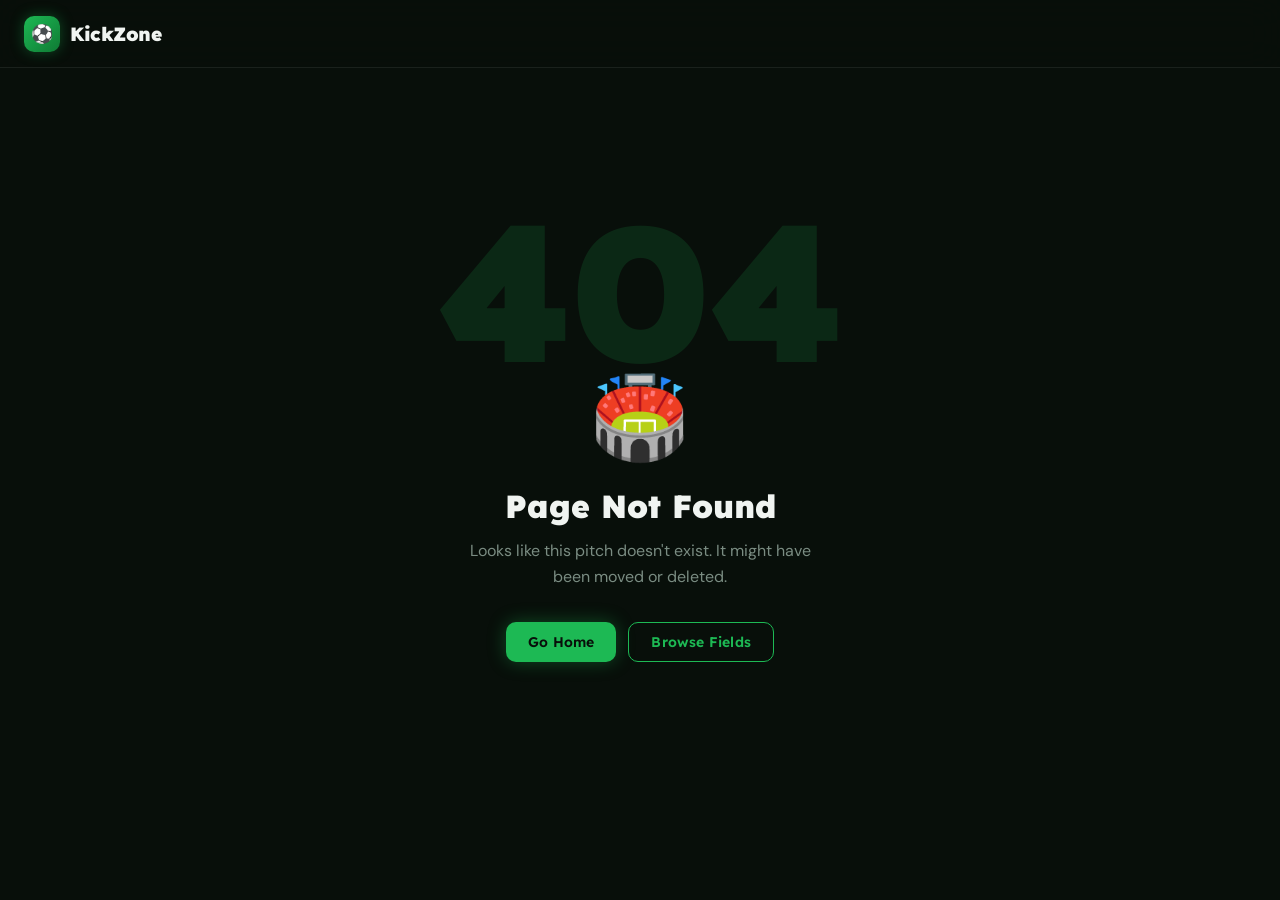
<file: frontend/pages/404/index.html>
<!DOCTYPE html>
<html lang="en">
<head>
  <meta charset="UTF-8">
  <meta name="viewport" content="width=device-width, initial-scale=1.0">
  <title>404 — KickZone</title>
  <link rel="stylesheet" href="../../shared/css/global.css">
  <link rel="stylesheet" href="../../shared/css/nav.css">
  <style>
    .page-404 {
      min-height: 80vh;
      display: flex; flex-direction: column;
      align-items: center; justify-content: center;
      text-align: center; padding: 40px 24px;
    }
    .err-num {
      font-family: 'Lexend', sans-serif; font-weight: 900;
      font-size: clamp(6rem, 18vw, 12rem); line-height: 1;
      color: var(--green); opacity: .15; margin-bottom: -20px;
    }
    .err-icon { font-size: 5rem; margin-bottom: 16px; }
    .err-title {
      font-family: 'Lexend', sans-serif; font-weight: 900;
      font-size: 2rem; margin-bottom: 12px;
    }
    .err-sub  { color: var(--muted); font-size: 1rem; max-width: 360px; margin-bottom: 32px; line-height: 1.6; }
    .err-btns { display: flex; gap: 12px; flex-wrap: wrap; justify-content: center; }
  </style>
</head>
<body>
  <nav class="nav">
    <div class="nav-inner">
      <a class="nav-logo" href="../landing/index.html">
        <div class="nav-logo-icon">⚽</div>
        <span class="nav-logo-text">KickZone</span>
      </a>
    </div>
  </nav>

  <div class="page-404">
    <div class="err-num">404</div>
    <div class="err-icon">🏟️</div>
    <h1 class="err-title">Page Not Found</h1>
    <p class="err-sub">Looks like this pitch doesn't exist. It might have been moved or deleted.</p>
    <div class="err-btns">
      <a href="../landing/index.html" class="btn btn-green">Go Home</a>
      <a href="../browse/index.html"  class="btn btn-outline">Browse Fields</a>
    </div>
  </div>

  <script src="../../shared/js/common.js"></script>
</body>
</html>
</file>
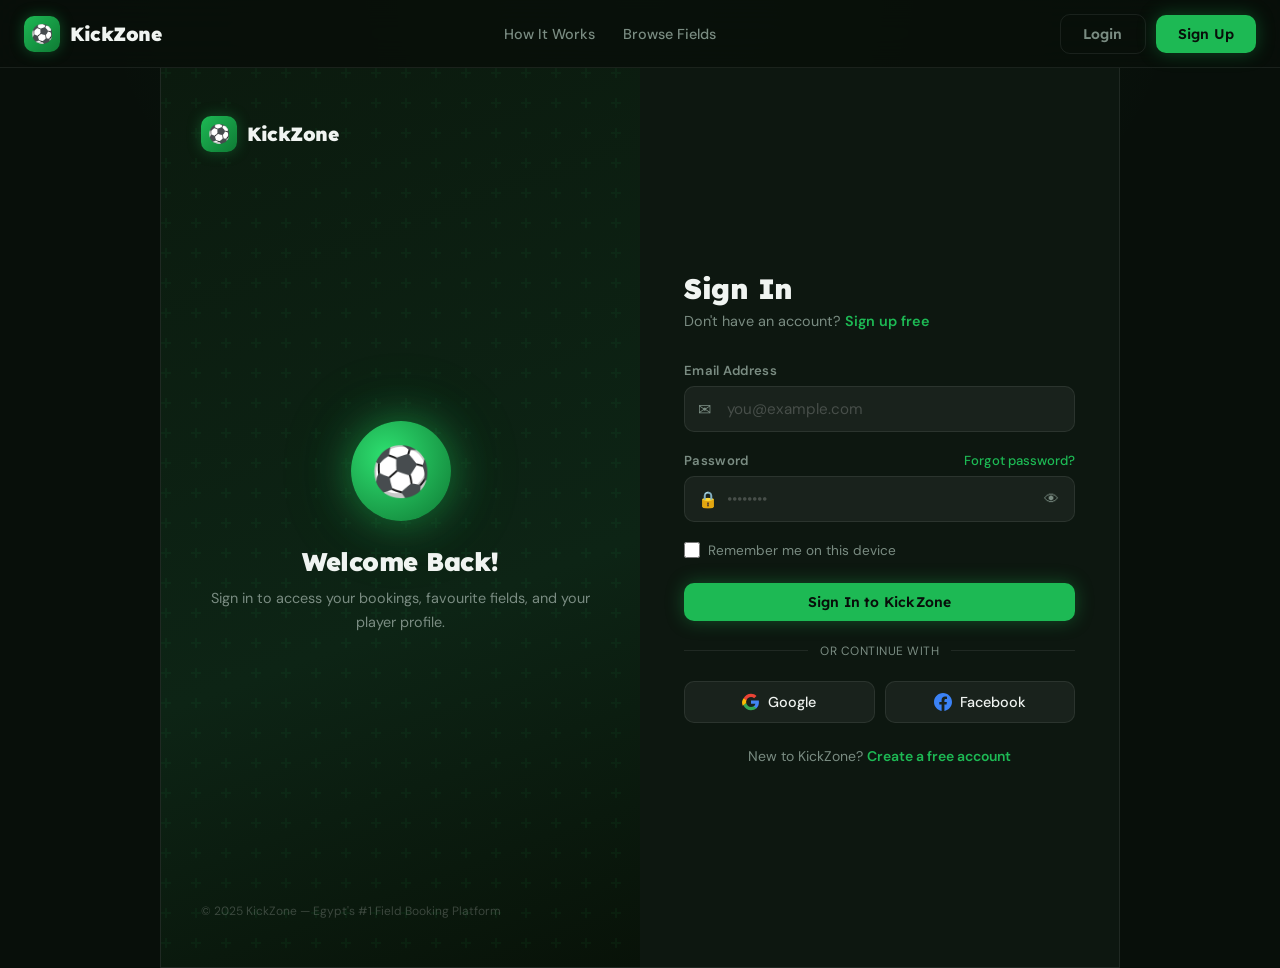
<file: frontend/pages/admin/index.html>
<!DOCTYPE html>
<html lang="en">
<head>
    <meta charset="UTF-8">
    <meta name="viewport" content="width=device-width, initial-scale=1.0">
    <title>Admin Dashboard — KickZone</title>
    <link rel="stylesheet" href="../../shared/css/global.css">
    <link rel="stylesheet" href="../../shared/css/nav.css">
    <link rel="stylesheet" href="../../shared/css/footer.css">
    <link rel="stylesheet" href="css/admin.css">
</head>
<body>
    <!-- Navigation -->
    <nav class="nav">
        <div class="nav-inner">
            <a class="nav-logo" href="../landing/index.html">
                <div class="nav-logo-icon">⚽</div>
                <span class="nav-logo-text">KickZone</span>
            </a>
            <div class="nav-links">
                <a href="../browse/index.html">Browse Fields</a>
                <a href="../player/index.html">My Profile</a>
            </div>
            <div class="nav-actions" id="nav-actions">
                <span class="btn btn-ghost" style="pointer-events:none; opacity:.7;">🛡️ Admin Panel</span>
                <button class="btn btn-ghost" onclick="logout()">Logout</button>
            </div>
            <div class="nav-burger" id="nav-burger">
                <span></span><span></span><span></span>
            </div>
        </div>
    </nav>
    <div class="nav-mobile" id="nav-mobile">
        <a href="../landing/index.html">Home</a>
        <a href="../browse/index.html">Browse Fields</a>
        <a href="../player/index.html">My Profile</a>
        <a href="../landing/index.html" onclick="logout(); return false;">Logout</a>
    </div>

    <!-- Admin Container -->
    <div class="admin-container">
        <!-- Sidebar -->
        <aside class="admin-sidebar">
            <div class="admin-header">
                <div class="admin-avatar">👨‍💼</div>
                <div class="admin-info">
                    <h3 id="adminName">Admin User</h3>
                    <p>Administrator</p>
                </div>
            </div>

            <nav class="admin-nav">
                <button class="nav-item active" data-section="dashboard">
                    📊 Dashboard
                </button>
                <button class="nav-item" data-section="users">
                    👥 Users
                </button>
                <button class="nav-item" data-section="bookings">
                    📅 Bookings
                </button>
                <button class="nav-item" data-section="payments">
                    💳 Payments
                </button>
                <button class="nav-item" data-section="fields">
                    ⚽ Fields
                </button>
                <button class="nav-item" data-section="settings">
                    ⚙️ Settings
                </button>
            </nav>

            <button class="logout-btn" onclick="logout()">🚪 Logout</button>
        </aside>

        <!-- Main Content -->
        <main class="admin-main">
            <!-- Dashboard Section -->
            <section id="dashboard" class="admin-section active">
                <div class="section-header">
                    <h1>Dashboard</h1>
                    <p>Overview of your KickZone platform</p>
                </div>

                <div class="stats-grid">
                    <div class="stat-card">
                        <div class="stat-icon">👥</div>
                        <div class="stat-content">
                            <h3>Total Users</h3>
                            <p class="stat-value" id="totalUsers">0</p>
                        </div>
                    </div>

                    <div class="stat-card">
                        <div class="stat-icon">📅</div>
                        <div class="stat-content">
                            <h3>Total Bookings</h3>
                            <p class="stat-value" id="totalBookings">0</p>
                        </div>
                    </div>

                    <div class="stat-card">
                        <div class="stat-icon">💰</div>
                        <div class="stat-content">
                            <h3>Total Revenue</h3>
                            <p class="stat-value" id="totalRevenue">EGP 0</p>
                        </div>
                    </div>

                    <div class="stat-card">
                        <div class="stat-icon">⏳</div>
                        <div class="stat-content">
                            <h3>Pending Payments</h3>
                            <p class="stat-value" id="pendingPayments">0</p>
                        </div>
                    </div>
                </div>

                <div class="recent-section">
                    <div class="recent-header">
                        <h2>Recent Bookings</h2>
                        <a href="#" onclick="switchSection('bookings')" class="view-all-link">View All →</a>
                    </div>
                    <table class="data-table">
                        <thead>
                            <tr>
                                <th>Booking ID</th>
                                <th>User</th>
                                <th>Field</th>
                                <th>Date</th>
                                <th>Amount</th>
                                <th>Status</th>
                                <th>Action</th>
                            </tr>
                        </thead>
                        <tbody id="recentBookingsTable">
                            <tr><td colspan="7" class="loading">Loading...</td></tr>
                        </tbody>
                    </table>
                </div>
            </section>

            <!-- Users Section -->
            <section id="users" class="admin-section">
                <div class="section-header">
                    <h1>Users Management</h1>
                    <p>View and manage all registered users</p>
                </div>

                <div class="search-box">
                    <input type="text" id="userSearch" placeholder="Search users by name or email...">
                    <button class="btn btn-primary">🔍 Search</button>
                </div>

                <table class="data-table">
                    <thead>
                        <tr>
                            <th>ID</th>
                            <th>Name</th>
                            <th>Email</th>
                            <th>Phone</th>
                            <th>Role</th>
                            <th>Joined</th>
                            <th>Action</th>
                        </tr>
                    </thead>
                    <tbody id="usersTable">
                        <tr><td colspan="7" class="loading">Loading...</td></tr>
                    </tbody>
                </table>

                <div class="pagination" id="usersPagination"></div>
            </section>

            <!-- Bookings Section -->
            <section id="bookings" class="admin-section">
                <div class="section-header">
                    <h1>Bookings Management</h1>
                    <p>View and manage all bookings</p>
                </div>

                <div class="filter-box">
                    <select id="bookingStatus">
                        <option value="">All Statuses</option>
                        <option value="pending">Pending</option>
                        <option value="confirmed">Confirmed</option>
                        <option value="cancelled">Cancelled</option>
                    </select>
                    <input type="date" id="bookingDate" placeholder="Filter by date">
                    <button class="btn btn-primary">🔍 Filter</button>
                </div>

                <table class="data-table">
                    <thead>
                        <tr>
                            <th>ID</th>
                            <th>User</th>
                            <th>Field</th>
                            <th>Date</th>
                            <th>Time</th>
                            <th>Amount</th>
                            <th>Status</th>
                            <th>Action</th>
                        </tr>
                    </thead>
                    <tbody id="bookingsTable">
                        <tr><td colspan="8" class="loading">Loading...</td></tr>
                    </tbody>
                </table>

                <div class="pagination" id="bookingsPagination"></div>
            </section>

            <!-- Payments Section -->
            <section id="payments" class="admin-section">
                <div class="section-header">
                    <h1>Payments Management</h1>
                    <p>View and manage all payments</p>
                </div>

                <div class="filter-box">
                    <select id="paymentStatus">
                        <option value="">All Statuses</option>
                        <option value="pending">Pending</option>
                        <option value="completed">Completed</option>
                        <option value="failed">Failed</option>
                        <option value="refunded">Refunded</option>
                    </select>
                    <select id="paymentMethod">
                        <option value="">All Methods</option>
                        <option value="card">Card</option>
                        <option value="wallet">Wallet</option>
                        <option value="cash">Cash</option>
                    </select>
                    <button class="btn btn-primary">🔍 Filter</button>
                </div>

                <table class="data-table">
                    <thead>
                        <tr>
                            <th>ID</th>
                            <th>Booking</th>
                            <th>User</th>
                            <th>Amount</th>
                            <th>Method</th>
                            <th>Status</th>
                            <th>Date</th>
                            <th>Action</th>
                        </tr>
                    </thead>
                    <tbody id="paymentsTable">
                        <tr><td colspan="8" class="loading">Loading...</td></tr>
                    </tbody>
                </table>

                <div class="pagination" id="paymentsPagination"></div>
            </section>

            <!-- Fields Section -->
            <section id="fields" class="admin-section">
                <div class="section-header">
                    <h1>Fields Management</h1>
                    <p>View and manage all sports fields</p>
                    <button class="btn btn-primary" onclick="openAddFieldModal()">+ Add New Field</button>
                </div>

                <div class="search-box">
                    <input type="text" id="fieldSearch" placeholder="Search fields by name or location...">
                    <button class="btn btn-primary">🔍 Search</button>
                </div>

                <table class="data-table">
                    <thead>
                        <tr>
                            <th>ID</th>
                            <th>Name</th>
                            <th>Location</th>
                            <th>Governorate</th>
                            <th>Sport Type</th>
                            <th>Price/Hour</th>
                            <th>Rating</th>
                            <th>Action</th>
                        </tr>
                    </thead>
                    <tbody id="fieldsTable">
                        <tr><td colspan="8" class="loading">Loading...</td></tr>
                    </tbody>
                </table>

                <div class="pagination" id="fieldsPagination"></div>
            </section>

            <!-- Settings Section -->
            <section id="settings" class="admin-section">
                <div class="section-header">
                    <h1>Settings</h1>
                    <p>Platform configuration and preferences</p>
                </div>

                <div class="settings-grid">
                    <div class="settings-card">
                        <h3>General Settings</h3>
                        <div class="setting-item">
                            <label>Platform Name</label>
                            <input type="text" value="KickZone" disabled>
                        </div>
                        <div class="setting-item">
                            <label>Support Email</label>
                            <input type="email" value="support@kickzone.local">
                        </div>
                        <div class="setting-item">
                            <label>Tax Rate (%)</label>
                            <input type="number" value="14" min="0" max="100">
                        </div>
                    </div>

                    <div class="settings-card">
                        <h3>Payment Settings</h3>
                        <div class="setting-item">
                            <label>
                                <input type="checkbox" checked> Enable Card Payments
                            </label>
                        </div>
                        <div class="setting-item">
                            <label>
                                <input type="checkbox" checked> Enable Wallet Payments
                            </label>
                        </div>
                        <div class="setting-item">
                            <label>
                                <input type="checkbox" checked> Enable Cash Payments
                            </label>
                        </div>
                    </div>

                    <div class="settings-card">
                        <h3>Security</h3>
                        <button class="btn btn-secondary">Change Password</button>
                        <button class="btn btn-secondary" style="margin-top: 10px;">Enable 2FA</button>
                    </div>

                    <div class="settings-card">
                        <h3>Export Data</h3>
                        <button class="btn btn-secondary">📥 Export Users CSV</button>
                        <button class="btn btn-secondary" style="margin-top: 10px;">📥 Export Bookings CSV</button>
                    </div>
                </div>

                <div class="settings-actions" style="margin-top: 30px;">
                    <button class="btn btn-primary">💾 Save Settings</button>
                    <button class="btn btn-ghost">Cancel</button>
                </div>
            </section>
        </main>
    </div>

    <!-- Add Field Modal -->
    <div id="addFieldModal" class="modal" style="display:none;">
        <div class="modal-content">
            <div class="modal-header">
                <h2>Add New Field</h2>
                <button class="modal-close" onclick="closeAddFieldModal()">✕</button>
            </div>
            <form id="addFieldForm" class="modal-form">
                <div class="form-group">
                    <label>Field Name *</label>
                    <input type="text" name="name" required>
                </div>
                <div class="form-group">
                    <label>Location *</label>
                    <input type="text" name="location" required>
                </div>
                <div class="form-row">
                    <div class="form-group">
                        <label>Governorate *</label>
                        <input type="text" name="governorate" required>
                    </div>
                    <div class="form-group">
                        <label>Sport Type *</label>
                        <select name="sport_type" required>
                            <option value="Football">Football</option>
                            <option value="Futsal">Futsal</option>
                            <option value="Tennis">Tennis</option>
                            <option value="Basketball">Basketball</option>
                        </select>
                    </div>
                </div>
                <div class="form-row">
                    <div class="form-group">
                        <label>Price Per Hour (EGP) *</label>
                        <input type="number" name="price_hour" min="0" step="0.01" required>
                    </div>
                    <div class="form-group">
                        <label>Rating</label>
                        <input type="number" name="rating" min="0" max="5" step="0.1" value="4.5">
                    </div>
                </div>
                <div class="form-group">
                    <label>Image URL</label>
                    <input type="url" name="image_url" placeholder="https://...">
                </div>
                <div class="form-actions">
                    <button type="submit" class="btn btn-primary">Add Field</button>
                    <button type="button" class="btn btn-ghost" onclick="closeAddFieldModal()">Cancel</button>
                </div>
            </form>
        </div>
    </div>

    <!-- Footer -->
    <footer class="footer">
        <div class="footer-bottom" style="padding: 20px 24px;">
            <p>© 2025 KickZone. All rights reserved.</p>
            <p>Made with ❤️ for football lovers in Egypt</p>
        </div>
    </footer>

    <script src="../../shared/js/common.js"></script>
    <script src="js/admin.js"></script>
</body>
</html>
</file>
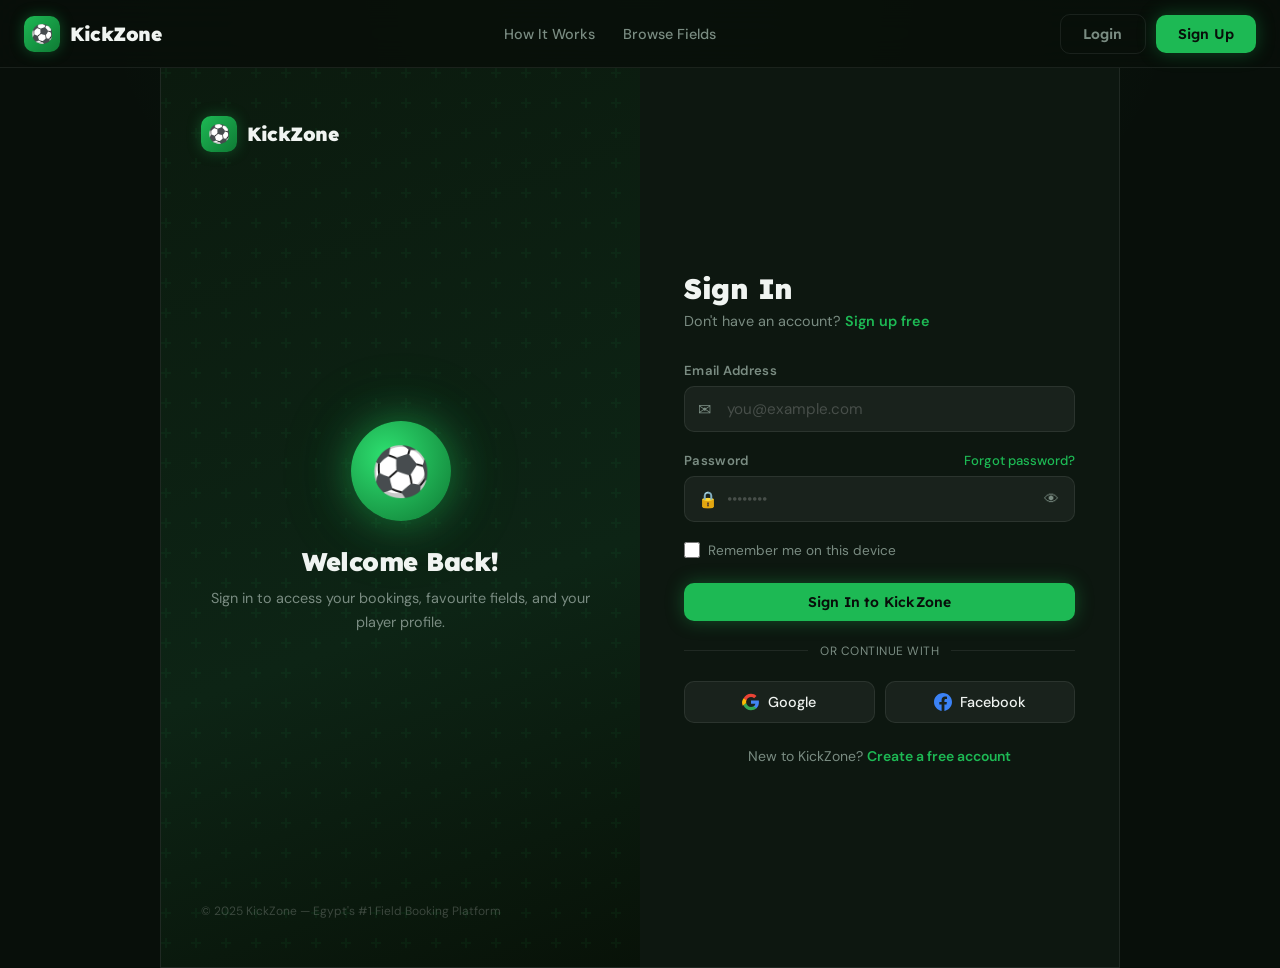
<file: frontend/pages/browse/index.html>
<!DOCTYPE html>
<html lang="en" dir="ltr">
<head>
  <meta charset="UTF-8">
  <meta name="viewport" content="width=device-width, initial-scale=1.0">
  <title>Browse Fields — KickZone</title>
  <link rel="stylesheet" href="../../shared/css/global.css">
  <link rel="stylesheet" href="../../shared/css/nav.css">
  <link rel="stylesheet" href="css/browse.css">
</head>
<body>

  <!-- ── Navbar ── -->
  <nav class="nav">
    <div class="nav-inner">
      <a class="nav-logo" href="../landing/index.html">
        <div class="nav-logo-icon">⚽</div>
        <span class="nav-logo-text">KickZone</span>
      </a>
      <div class="nav-links">
        <a href="../landing/index.html">Home</a>
        <a href="index.html" class="active">Browse Fields</a>
        <a href="../fields-map/index.html">Fields Map</a>
      </div>
      <div class="nav-actions" id="nav-actions">
        <a href="../login/index.html"  class="btn btn-ghost">Login</a>
        <a href="../signup/index.html" class="btn btn-green">Sign Up</a>
      </div>
      <div class="nav-burger" id="nav-burger">
        <span></span><span></span><span></span>
      </div>
    </div>
  </nav>
  <div class="nav-mobile" id="nav-mobile">
    <a href="../landing/index.html">Home</a>
    <a href="index.html">Browse Fields</a>
    <a href="../login/index.html">Login</a>
    <a href="../signup/index.html">Sign Up Free</a>
  </div>

  <!-- ── Browse hero / search ── -->
  <div class="browse-hero">
    <div class="container">
      <h1>Find Your Field</h1>
      <p>500+ football fields across Egypt — filter, compare, and book instantly.</p>
      <div class="search-bar">
        <div class="search-wrap">
          <span class="s-icon">🔍</span>
          <input type="text" id="field-search" class="search-input"
            placeholder="Search by name, area, or city…" oninput="renderFields()">
        </div>
        <button class="btn btn-green" onclick="renderFields()">Search</button>
      </div>
    </div>
  </div>

  <!-- ── Body ── -->
  <div class="browse-body container">

    <!-- Sidebar -->
    <aside class="sidebar">
      <div class="sb-section" id="sport-filter-section">
        <div class="sb-title">Sport Type</div>
        <label class="filter-row"><input type="checkbox" value="Football" checked onchange="renderFields()"> Football (5-a-side)</label>
        <label class="filter-row"><input type="checkbox" value="Football" onchange="renderFields()"> Football (7-a-side)</label>
        <label class="filter-row"><input type="checkbox" value="Football" onchange="renderFields()"> Football (11-a-side)</label>
        <label class="filter-row"><input type="checkbox" value="Futsal" onchange="renderFields()"> Futsal</label>
      </div>
      <div class="sb-section">
        <div class="sb-title">Max Price / Hour</div>
        <input type="range" id="price-range" min="100" max="1000" value="1000"
          class="price-slider" oninput="updatePrice(this)">
        <div id="price-label" class="price-val">Up to 1,000 EGP</div>
      </div>
      <div class="sb-section">
        <div class="sb-title">Governorate</div>
        <div class="gov-chips" id="gov-chips">
          <button class="chip active" onclick="setGov(this,'All')">All</button>
          <button class="chip" onclick="setGov(this,'Cairo')">Cairo</button>
          <button class="chip" onclick="setGov(this,'Alexandria')">Alexandria</button>
          <button class="chip" onclick="setGov(this,'Giza')">Giza</button>
          <button class="chip" onclick="setGov(this,'6th October')">6th October</button>
          <button class="chip" onclick="setGov(this,'New Cairo')">New Cairo</button>
          <button class="chip" onclick="setGov(this,'Mansoura')">Mansoura</button>
          <button class="chip" onclick="setGov(this,'Port Said')">Port Said</button>
          <button class="chip" onclick="setGov(this,'Suez')">Suez</button>
          <button class="chip" onclick="setGov(this,'Aswan')">Aswan</button>
        </div>
      </div>
    </aside>

    <!-- Results -->
    <main class="results">
      <!-- Mobile gov chips -->
      <div class="mobile-chips" id="mob-chips">
        <button class="chip active" onclick="setGov(this,'All')">All</button>
        <button class="chip" onclick="setGov(this,'Cairo')">Cairo</button>
        <button class="chip" onclick="setGov(this,'Alexandria')">Alex</button>
        <button class="chip" onclick="setGov(this,'Giza')">Giza</button>
        <button class="chip" onclick="setGov(this,'New Cairo')">New Cairo</button>
      </div>

      <div class="results-header">
        <div class="res-count">Showing <strong id="res-num">—</strong> fields</div>
        <select class="sort-sel" id="sort-sel" onchange="renderFields()">
          <option value="popular">Most Popular</option>
          <option value="price-asc">Price: Low → High</option>
          <option value="price-desc">Price: High → Low</option>
          <option value="rating">Highest Rated</option>
        </select>
      </div>

      <div class="results-grid" id="fields-grid"></div>
    </main>
  </div><!-- /.browse-body -->

  <!-- ── Booking Modal ── -->
  <div class="modal-overlay" id="booking-modal">
    <div class="modal">
      <button class="modal-close" id="modal-close" aria-label="Close">✕</button>

      <!-- Field preview banner -->
      <div class="modal-banner" id="modal-field-img"></div>

      <div class="modal-body">
        <div class="modal-field-info">
          <h2 id="modal-field-name">Field Name</h2>
          <div class="modal-field-meta">
            <span id="modal-field-loc">📍 Location</span>
            <span class="modal-tag" id="modal-field-sport">Football</span>
          </div>
          <div class="modal-field-price" id="modal-field-price">— EGP / hr</div>
        </div>

        <form id="booking-form" novalidate>
          <input type="hidden" id="modal-field-id">
          <span id="modal-price-per-hour" data-price="0" style="display:none"></span>

          <div class="form-group">
            <label class="form-label" for="book-date">Date</label>
            <input type="date" id="book-date" class="form-input" style="padding-left:14px" required>
          </div>

          <div class="modal-time-row">
            <div class="form-group">
              <label class="form-label" for="book-start">Start Time</label>
              <input type="time" id="book-start" class="form-input" style="padding-left:14px" required>
            </div>
            <div class="form-group">
              <label class="form-label" for="book-end">End Time</label>
              <input type="time" id="book-end" class="form-input" style="padding-left:14px" required>
            </div>
          </div>

          <div class="modal-price-preview" id="modal-price-preview"></div>

          <button type="submit" class="btn btn-green btn-full" id="book-confirm-btn">
            Confirm Booking
          </button>
        </form>
      </div>
    </div>
  </div>

  <script src="../../shared/js/common.js"></script>
  <script src="js/browse.js"></script>
</body>
</html>
</file>
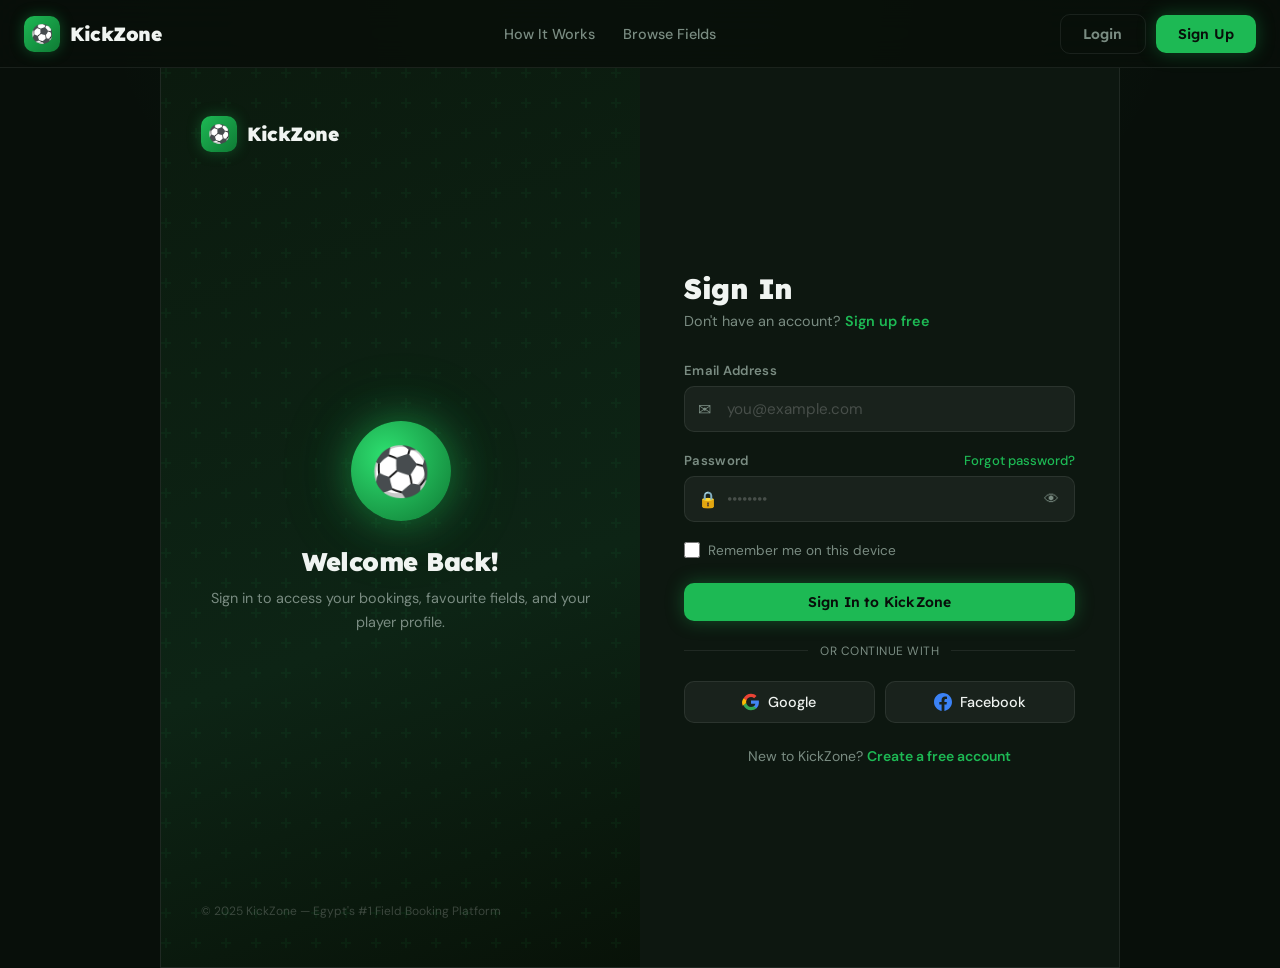
<file: frontend/pages/login/index.html>
<!DOCTYPE html>
<html lang="en" dir="ltr">
<head>
  <meta charset="UTF-8">
  <meta name="viewport" content="width=device-width, initial-scale=1.0">
  <title>Sign In — KickZone</title>
  <link rel="stylesheet" href="../../shared/css/global.css">
  <link rel="stylesheet" href="../../shared/css/nav.css">
  <link rel="stylesheet" href="css/login.css">
</head>
<body class="auth-body">

  <!-- ── Navbar ── -->
  <nav class="nav">
    <div class="nav-inner">
      <a class="nav-logo" href="../landing/index.html">
        <div class="nav-logo-icon">⚽</div>
        <span class="nav-logo-text">KickZone</span>
      </a>
      <div class="nav-links">
        <a href="../landing/index.html#how-it-works">How It Works</a>
        <a href="../browse/index.html">Browse Fields</a>
      </div>
      <div class="nav-actions">
        <a href="index.html" class="btn btn-ghost active">Login</a>
        <a href="../signup/index.html" class="btn btn-green">Sign Up</a>
      </div>
      <div class="nav-burger" id="nav-burger">
        <span></span><span></span><span></span>
      </div>
    </div>
  </nav>
  <div class="nav-mobile" id="nav-mobile">
    <a href="../landing/index.html">Home</a>
    <a href="../browse/index.html">Browse Fields</a>
    <a href="index.html">Login</a>
    <a href="../signup/index.html">Sign Up Free</a>
  </div>

  <!-- ── Auth layout ── -->
  <div class="auth-wrap">

    <!-- Left art panel -->
    <div class="auth-art">
      <div class="auth-art-logo">
        <a class="nav-logo" href="../landing/index.html">
          <div class="nav-logo-icon">⚽</div>
          <span class="nav-logo-text">KickZone</span>
        </a>
      </div>
      <div class="auth-art-mid">
        <div class="auth-art-ball">⚽</div>
        <h2>Welcome Back!</h2>
        <p>Sign in to access your bookings, favourite fields, and your player profile.</p>
      </div>
      <p class="auth-art-foot">© 2025 KickZone — Egypt's #1 Field Booking Platform</p>
    </div>

    <!-- Right form panel -->
    <div class="auth-form-side">
      <h1>Sign In</h1>
      <p class="sub">Don't have an account?
        <a href="../signup/index.html">Sign up free</a>
      </p>

      <form id="login-form" novalidate>

        <!-- Email -->
        <div class="form-group">
          <label class="form-label" for="email">Email Address</label>
          <div class="input-wrap">
            <span class="i-icon">✉</span>
            <input type="email" id="email" name="email"
              class="form-input" placeholder="you@example.com"
              autocomplete="email" required>
          </div>
          <div class="field-error" id="email-err">Please enter a valid email address.</div>
        </div>

        <!-- Password -->
        <div class="form-group">
          <div class="pw-label-row">
            <label class="form-label" for="password">Password</label>
            <a href="#" class="forgot-link">Forgot password?</a>
          </div>
          <div class="input-wrap">
            <span class="i-icon">🔒</span>
            <input type="password" id="password" name="password"
              class="form-input" placeholder="••••••••"
              autocomplete="current-password" required>
            <span class="toggle-pw" data-target="password" title="Show/hide password">👁</span>
          </div>
          <div class="field-error" id="pw-err">Password must be at least 6 characters.</div>
        </div>

        <!-- Remember me -->
        <div class="form-check">
          <input type="checkbox" id="remember" name="remember">
          <label for="remember">Remember me on this device</label>
        </div>

        <button type="submit" class="btn btn-green btn-full" id="login-btn">
          Sign In to KickZone
        </button>
      </form>

      <div class="auth-divider"><span>OR CONTINUE WITH</span></div>

      <div class="social-btns">
        <button type="button" class="social-btn" id="google-btn">
          <svg width="18" height="18" viewBox="0 0 20 20" fill="none">
            <path d="M18.8 10.21C18.8 9.56 18.74 8.93 18.63 8.33H10v3.55h4.93c-.22 1.14-.87 2.11-1.84 2.76v2.31h2.97C17.8 15.35 18.8 13 18.8 10.21z" fill="#4285F4"/>
            <path d="M10 19.17c2.48 0 4.55-.82 6.07-2.22l-2.97-2.31c-.82.55-1.86.88-3.1.88-2.38 0-4.4-1.61-5.13-3.76H1.82v2.37C3.33 17.11 6.42 19.17 10 19.17z" fill="#34A853"/>
            <path d="M4.87 11.74c-.18-.55-.29-1.13-.29-1.74s.11-1.19.29-1.74V5.89H1.82A9.17 9.17 0 000 10c0 1.48.36 2.88.82 4.11l3.05-2.37z" fill="#FBBC05"/>
            <path d="M10 4.48c1.35 0 2.55.46 3.5 1.38l2.63-2.62C14.54 1.74 12.47.83 10 .83 6.42.83 3.33 2.89 1.82 5.89l3.05 2.37C5.6 6.09 7.62 4.48 10 4.48z" fill="#EA4335"/>
          </svg>
          Google
        </button>
        <button type="button" class="social-btn" id="fb-btn">
          <svg width="18" height="18" viewBox="0 0 20 20" fill="none">
            <path d="M20 10C20 4.477 15.523 0 10 0S0 4.477 0 10c0 4.991 3.657 9.128 8.438 9.878V12.89H5.898V10h2.54V7.797c0-2.506 1.492-3.89 3.777-3.89 1.094 0 2.238.195 2.238.195v2.46h-1.26c-1.243 0-1.63.771-1.63 1.562V10h2.773l-.443 2.89h-2.33v6.988C16.343 19.128 20 14.991 20 10z" fill="#3B82F6"/>
          </svg>
          Facebook
        </button>
      </div>

      <p class="auth-switch">New to KickZone?
        <a href="../signup/index.html">Create a free account</a>
      </p>
    </div>
  </div><!-- /.auth-wrap -->

  <script src="../../shared/js/common.js"></script>
  <script src="js/login.js"></script>
</body>
</html>
</file>
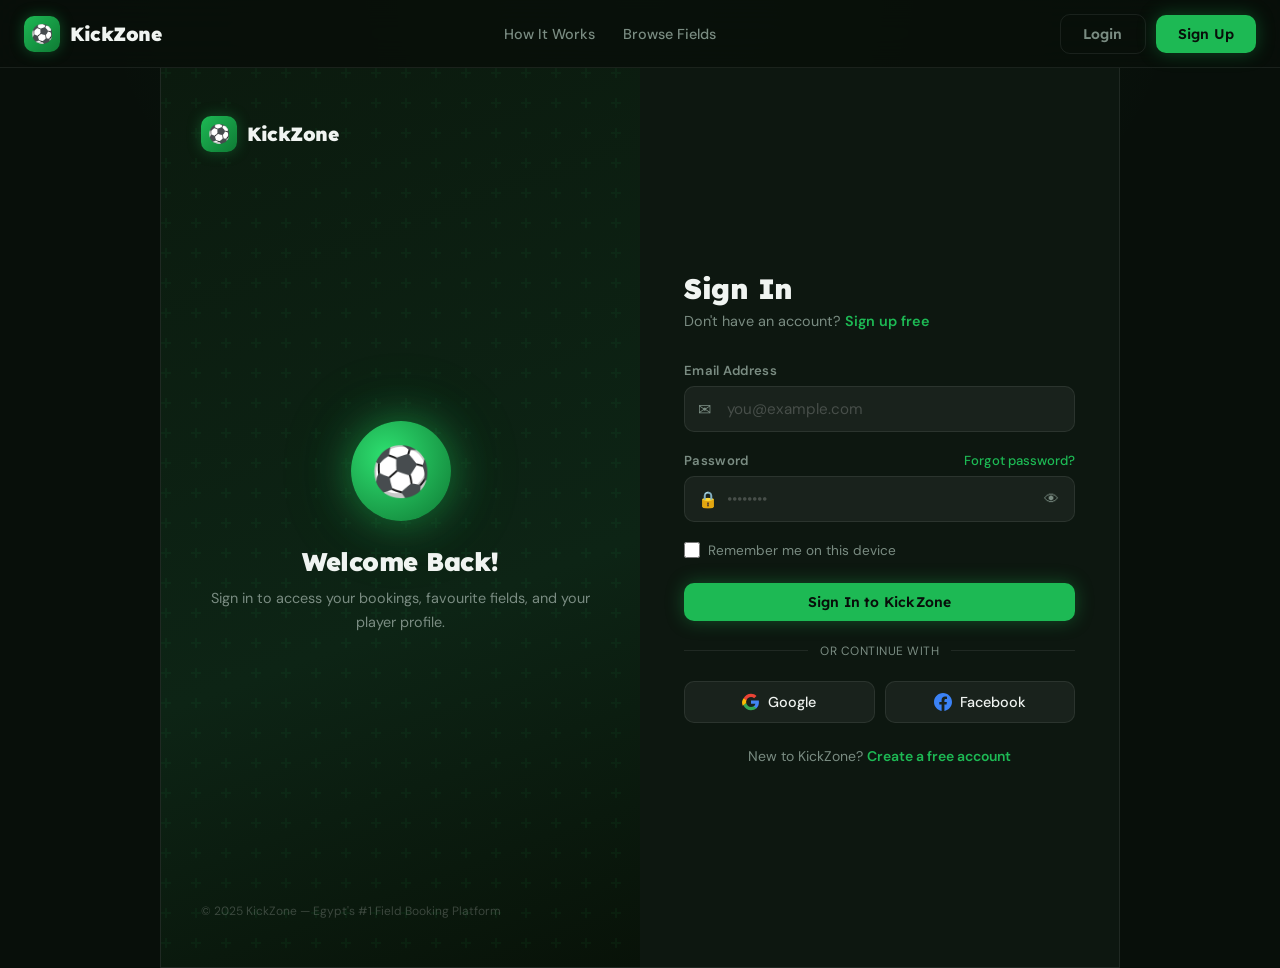
<file: frontend/pages/payment/index.html>
<!DOCTYPE html>
<html lang="en">
<head>
    <meta charset="UTF-8">
    <meta name="viewport" content="width=device-width, initial-scale=1.0">
    <title>Payment — KickZone</title>
    <link rel="stylesheet" href="../../shared/css/global.css">
    <link rel="stylesheet" href="../../shared/css/nav.css">
    <link rel="stylesheet" href="../../shared/css/footer.css">
    <link rel="stylesheet" href="css/payment.css">
</head>
<body>
    <!-- Navigation -->
    <nav class="nav">
        <div class="nav-inner">
            <a class="nav-logo" href="../landing/index.html">
                <div class="nav-logo-icon">⚽</div>
                <span class="nav-logo-text">KickZone</span>
            </a>
            <div class="nav-links">
                <a href="../browse/index.html">Browse Fields</a>
                <a href="../player/index.html">My Bookings</a>
            </div>
            <div class="nav-actions" id="nav-actions">
                <a href="../player/index.html" class="btn btn-ghost">👤 Profile</a>
                <button class="btn btn-ghost" onclick="logout()">Logout</button>
            </div>
            <div class="nav-burger" id="nav-burger">
                <span></span><span></span><span></span>
            </div>
        </div>
    </nav>
    <div class="nav-mobile" id="nav-mobile">
        <a href="../landing/index.html">Home</a>
        <a href="../browse/index.html">Browse Fields</a>
        <a href="../player/index.html">My Bookings</a>
        <a href="../landing/index.html" onclick="logout(); return false;">Logout</a>
    </div>

    <!-- Main Content -->
    <main class="payment-container">
        <div class="payment-content">
            <!-- Order Summary -->
            <section class="order-section">
                <h2>Order Summary</h2>
                <div class="order-card">
                    <div class="order-field">
                        <img id="fieldImage" src="" alt="Field" class="field-image">
                        <div class="field-info">
                            <h3 id="fieldName">Loading...</h3>
                            <p id="fieldLocation" class="location"></p>
                            <div class="booking-details">
                                <div class="detail-row">
                                    <span>📅 Date:</span>
                                    <strong id="bookingDate">—</strong>
                                </div>
                                <div class="detail-row">
                                    <span>⏰ Time:</span>
                                    <strong id="bookingTime">—</strong>
                                </div>
                                <div class="detail-row">
                                    <span>⚽ Sport:</span>
                                    <strong id="sportType">—</strong>
                                </div>
                            </div>
                        </div>
                    </div>

                    <div class="price-breakdown">
                        <div class="breakdown-row">
                            <span>Price per hour:</span>
                            <span id="pricePerHour">—</span>
                        </div>
                        <div class="breakdown-row">
                            <span>Duration:</span>
                            <span id="duration">—</span>
                        </div>
                        <div class="breakdown-row">
                            <span>Booking total:</span>
                            <span id="subtotal">—</span>
                        </div>
                        <div class="breakdown-row total">
                            <span>Amount due:</span>
                            <strong id="totalPrice">EGP 0</strong>
                        </div>
                    </div>
                </div>
            </section>

            <!-- Payment Method Selection -->
            <section class="payment-section">
                <h2>Payment Method</h2>
                <div class="payment-methods">
                    <label class="payment-method">
                        <input type="radio" name="payment_method" value="card" checked>
                        <span class="method-label">💳 Credit/Debit Card</span>
                    </label>
                    <label class="payment-method">
                        <input type="radio" name="payment_method" value="wallet">
                        <span class="method-label">👛 Digital Wallet</span>
                    </label>
                    <label class="payment-method">
                        <input type="radio" name="payment_method" value="cash">
                        <span class="method-label">💵 Pay at Field</span>
                    </label>
                </div>
            </section>

            <!-- Card Payment Form -->
            <section id="cardSection" class="payment-form-section">
                <h2>Card Details</h2>
                <form id="cardForm" class="card-form">
                    <div class="form-group">
                        <label for="cardName">Cardholder Name</label>
                        <input 
                            type="text" 
                            id="cardName" 
                            name="card_name" 
                            placeholder="John Doe"
                            required
                        >
                    </div>

                    <div class="form-group">
                        <label for="cardNumber">Card Number</label>
                        <input 
                            type="text" 
                            id="cardNumber" 
                            name="card_number" 
                            placeholder="1234 5678 9012 3456" 
                            maxlength="19"
                            required
                        >
                        <small>16-digit card number</small>
                    </div>

                    <div class="form-row">
                        <div class="form-group">
                            <label for="cardExp">Expiry Date</label>
                            <input 
                                type="text" 
                                id="cardExp" 
                                name="card_exp" 
                                placeholder="MM/YY" 
                                maxlength="5"
                                required
                            >
                        </div>
                        <div class="form-group">
                            <label for="cardCvv">CVV</label>
                            <input 
                                type="text" 
                                id="cardCvv" 
                                name="card_cvv" 
                                placeholder="123" 
                                maxlength="3"
                                required
                            >
                        </div>
                    </div>
                </form>
            </section>

            <!-- Wallet/Cash Info -->
            <section id="walletSection" class="payment-info-section" style="display:none;">
                <div class="info-box">
                    <h3>💼 Digital Wallet Payment</h3>
                    <p>Choose from popular digital wallets for faster checkout:</p>
                    <div class="wallet-options">
                        <button class="wallet-btn">📱 Apple Pay</button>
                        <button class="wallet-btn">🅖 Google Pay</button>
                        <button class="wallet-btn">💳 Fawry</button>
                    </div>
                </div>
            </section>

            <section id="cashSection" class="payment-info-section" style="display:none;">
                <div class="info-box success">
                    <h3>✅ Pay at Field</h3>
                    <p>You can pay directly at the field on the day of your booking. Please arrive 10 minutes early.</p>
                    <ul class="info-list">
                        <li>Book your field now</li>
                        <li>Pay at the field (Cash or Card)</li>
                        <li>Confirmation sent to your email</li>
                    </ul>
                </div>
            </section>

            <!-- Action Buttons -->
            <section class="action-section">
                <button id="submitBtn" class="btn btn-primary">Complete Payment</button>
                <button id="cancelBtn" class="btn btn-ghost">Cancel & Go Back</button>
            </section>

            <!-- Status Messages -->
            <div id="statusMessage" class="status-message"></div>
        </div>
    </main>

    <!-- Loading Spinner -->
    <div id="loadingSpinner" class="spinner" style="display:none;">
        <div class="spinner-circle"></div>
        <p>Processing Payment...</p>
    </div>

    <!-- Footer -->
    <footer class="footer">
        <div class="footer-bottom" style="padding: 20px 24px;">
            <p>© 2025 KickZone. All rights reserved.</p>
            <p>Made with ❤️ for football lovers in Egypt</p>
        </div>
    </footer>

    <script src="../../shared/js/common.js"></script>
    <script src="js/payment.js"></script>
</body>
</html>
</file>
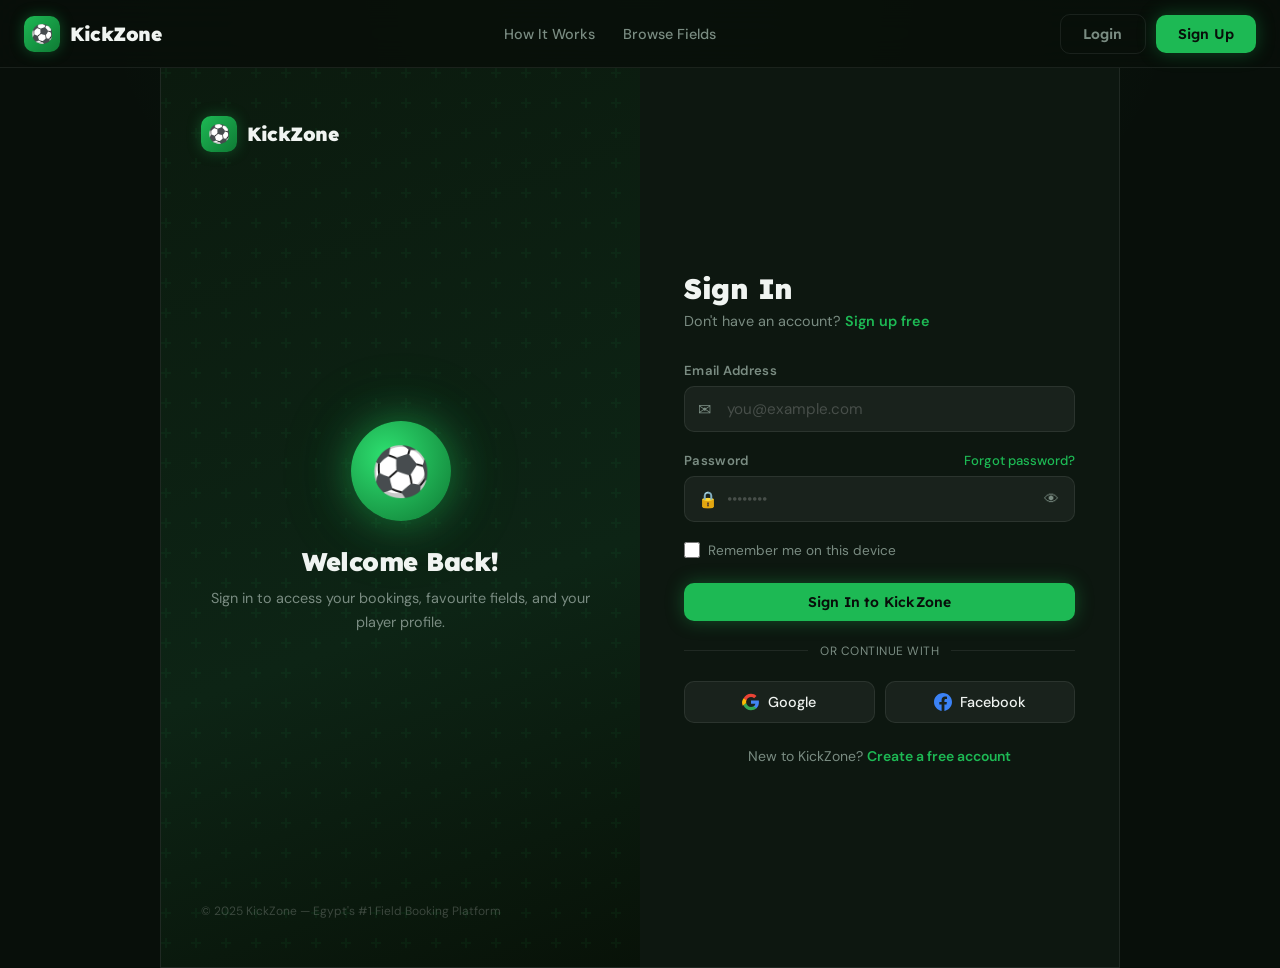
<file: frontend/pages/player/index.html>
<!DOCTYPE html>
<html lang="en" dir="ltr">
<head>
  <meta charset="UTF-8">
  <meta name="viewport" content="width=device-width, initial-scale=1.0">
  <title>My Profile — KickZone</title>
  <link rel="stylesheet" href="../../shared/css/global.css">
  <link rel="stylesheet" href="../../shared/css/nav.css">
  <link rel="stylesheet" href="../../shared/css/footer.css">
  <link rel="stylesheet" href="css/player.css">
</head>
<body>

  <!-- ── Navbar ── -->
  <nav class="nav">
    <div class="nav-inner">
      <a class="nav-logo" href="../landing/index.html">
        <div class="nav-logo-icon">⚽</div>
        <span class="nav-logo-text">KickZone</span>
      </a>
      <div class="nav-links">
        <a href="../landing/index.html">Home</a>
        <a href="../browse/index.html">Browse Fields</a>
        <a href="index.html" class="active">My Profile</a>
      </div>
      <div class="nav-actions" id="nav-actions">
        <button class="btn btn-ghost" onclick="logout()">Logout</button>
      </div>
      <div class="nav-burger" id="nav-burger">
        <span></span><span></span><span></span>
      </div>
    </div>
  </nav>
  <div class="nav-mobile" id="nav-mobile">
    <a href="../landing/index.html">Home</a>
    <a href="../browse/index.html">Browse Fields</a>
    <a href="index.html">My Profile</a>
    <a href="#" onclick="logout()">Logout</a>
  </div>

  <!-- ── Profile Header ── -->
  <div class="profile-hero">
    <div class="container">
      <div class="profile-hero-inner">
        <div class="avatar" id="avatar-circle">?</div>
        <div class="profile-hero-info">
          <h1 id="profile-name">Loading…</h1>
          <div class="profile-meta">
            <span id="profile-email">—</span>
            <span class="sep">·</span>
            <span id="profile-member">Member since —</span>
          </div>
        </div>
        <button class="btn btn-outline" onclick="openEditModal()">✏️ Edit Profile</button>
      </div>

      <!-- Stats strip -->
      <div class="profile-stats" id="profile-stats">
        <div class="pstat"><div class="pstat-val" id="stat-total">—</div><div class="pstat-label">Total Bookings</div></div>
        <div class="pstat"><div class="pstat-val" id="stat-confirmed">—</div><div class="pstat-label">Confirmed</div></div>
        <div class="pstat"><div class="pstat-val" id="stat-cancelled">—</div><div class="pstat-label">Cancelled</div></div>
        <div class="pstat"><div class="pstat-val" id="stat-spent">—</div><div class="pstat-label">Total Spent (EGP)</div></div>
      </div>
    </div>
  </div>

  <!-- ── Bookings Section ── -->
  <div class="container profile-body">

    <div class="bookings-header">
      <h2>My Bookings</h2>
      <div class="bookings-tabs">
        <button class="tab-btn active" data-tab="all"     onclick="filterBookings('all',this)">All</button>
        <button class="tab-btn"        data-tab="confirmed" onclick="filterBookings('confirmed',this)">Confirmed</button>
        <button class="tab-btn"        data-tab="cancelled" onclick="filterBookings('cancelled',this)">Cancelled</button>
      </div>
    </div>

    <div id="bookings-list" class="bookings-list">
      <div class="bk-loading">Loading bookings…</div>
    </div>

    <div style="text-align:center; margin-top: 40px;">
      <a href="../browse/index.html" class="btn btn-green btn-lg">+ Book a New Field</a>
    </div>
  </div>

  <!-- ── Footer ── -->
  <footer class="footer">
    <div class="footer-inner">
      <div class="footer-brand">
        <a class="nav-logo" href="../landing/index.html">
          <div class="nav-logo-icon">⚽</div>
          <span class="nav-logo-text">KickZone</span>
        </a>
        <p>Egypt's leading platform for finding and booking football fields.</p>
      </div>
      <div class="footer-col">
        <h4>Product</h4>
        <a href="../browse/index.html">Browse Fields</a>
        <a href="../landing/index.html#how-it-works">How It Works</a>
      </div>
      <div class="footer-col">
        <h4>Account</h4>
        <a href="index.html">My Profile</a>
        <a href="#" onclick="logout()">Logout</a>
      </div>
      <div class="footer-col">
        <h4>Legal</h4>
        <a href="#">Privacy Policy</a>
        <a href="#">Terms of Service</a>
      </div>
    </div>
    <div class="footer-bottom">
      <p>© 2025 KickZone. All rights reserved.</p>
      <p>Made with ❤️ for football lovers in Egypt</p>
    </div>
  </footer>

  <!-- ── Edit Profile Modal ── -->
  <div class="modal-overlay" id="edit-modal">
    <div class="modal-card">
      <button class="modal-close-btn" onclick="closeEditModal()">✕</button>
      <h2>Edit Profile</h2>
      <p class="modal-sub">Update your display name and phone number.</p>

      <form id="edit-form" novalidate>
        <div class="form-group">
          <label class="form-label" for="edit-name">Full Name</label>
          <div class="input-wrap">
            <span class="i-icon">👤</span>
            <input type="text" id="edit-name" class="form-input" placeholder="Ahmed Mohamed" required>
          </div>
          <div class="field-error" id="edit-name-err">Name must be at least 3 characters.</div>
        </div>
        <div class="form-group">
          <label class="form-label" for="edit-phone">Phone Number</label>
          <div class="input-wrap">
            <span class="i-icon">📱</span>
            <input type="tel" id="edit-phone" class="form-input" placeholder="01XXXXXXXXX">
          </div>
        </div>
        <button type="submit" class="btn btn-green btn-full" id="edit-save-btn">Save Changes</button>
      </form>
    </div>
  </div>

  <!-- ── Cancel Confirm Modal ── -->
  <div class="modal-overlay" id="cancel-modal">
    <div class="modal-card modal-card-sm">
      <h2>Cancel Booking?</h2>
      <p class="modal-sub" style="margin-bottom:24px">
        Are you sure you want to cancel this booking? This action cannot be undone.
      </p>
      <div style="display:flex;gap:12px;">
        <button class="btn btn-ghost" style="flex:1" onclick="closeCancelModal()">Keep it</button>
        <button class="btn btn-red"   style="flex:1" id="confirm-cancel-btn" onclick="confirmCancel()">Yes, Cancel</button>
      </div>
    </div>
  </div>

  <script src="../../shared/js/common.js"></script>
  <script src="js/player.js"></script>
</body>
</html>
</file>
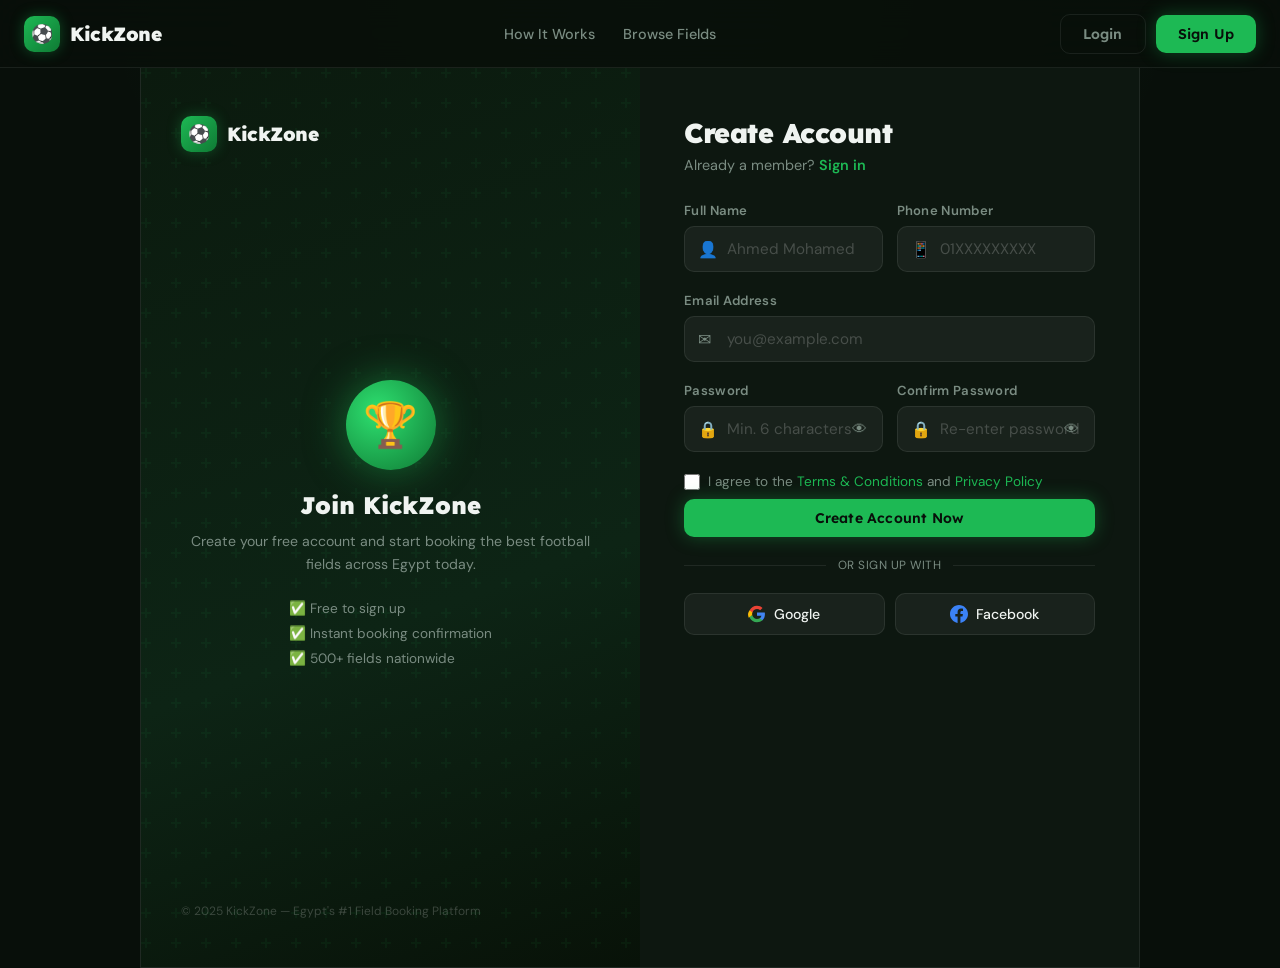
<file: frontend/pages/signup/index.html>
<!DOCTYPE html>
<html lang="en" dir="ltr">
<head>
  <meta charset="UTF-8">
  <meta name="viewport" content="width=device-width, initial-scale=1.0">
  <title>Create Account — KickZone</title>
  <link rel="stylesheet" href="../../shared/css/global.css">
  <link rel="stylesheet" href="../../shared/css/nav.css">
  <link rel="stylesheet" href="css/signup.css">
</head>
<body class="auth-body">

  <!-- ── Navbar ── -->
  <nav class="nav">
    <div class="nav-inner">
      <a class="nav-logo" href="../landing/index.html">
        <div class="nav-logo-icon">⚽</div>
        <span class="nav-logo-text">KickZone</span>
      </a>
      <div class="nav-links">
        <a href="../landing/index.html#how-it-works">How It Works</a>
        <a href="../browse/index.html">Browse Fields</a>
      </div>
      <div class="nav-actions">
        <a href="../login/index.html" class="btn btn-ghost">Login</a>
        <a href="index.html" class="btn btn-green active">Sign Up</a>
      </div>
      <div class="nav-burger" id="nav-burger">
        <span></span><span></span><span></span>
      </div>
    </div>
  </nav>
  <div class="nav-mobile" id="nav-mobile">
    <a href="../landing/index.html">Home</a>
    <a href="../browse/index.html">Browse Fields</a>
    <a href="../login/index.html">Login</a>
    <a href="index.html">Sign Up Free</a>
  </div>

  <!-- ── Auth layout ── -->
  <div class="auth-wrap">

    <!-- Left art panel -->
    <div class="auth-art">
      <div class="auth-art-logo">
        <a class="nav-logo" href="../landing/index.html">
          <div class="nav-logo-icon">⚽</div>
          <span class="nav-logo-text">KickZone</span>
        </a>
      </div>
      <div class="auth-art-mid">
        <div class="auth-art-ball">🏆</div>
        <h2>Join KickZone</h2>
        <p>Create your free account and start booking the best football fields across Egypt today.</p>
        <div class="auth-art-perks">
          <div class="perk">✅ Free to sign up</div>
          <div class="perk">✅ Instant booking confirmation</div>
          <div class="perk">✅ 500+ fields nationwide</div>
        </div>
      </div>
      <p class="auth-art-foot">© 2025 KickZone — Egypt's #1 Field Booking Platform</p>
    </div>

    <!-- Right form panel -->
    <div class="auth-form-side">
      <h1>Create Account</h1>
      <p class="sub">Already a member?
        <a href="../login/index.html">Sign in</a>
      </p>

      <form id="signup-form" novalidate>

        <!-- Name + Phone row -->
        <div class="form-row-split">
          <div class="form-group">
            <label class="form-label" for="fullname">Full Name</label>
            <div class="input-wrap">
              <span class="i-icon">👤</span>
              <input type="text" id="fullname" name="full_name"
                class="form-input" placeholder="Ahmed Mohamed"
                autocomplete="name" required>
            </div>
            <div class="field-error" id="name-err">Name must be at least 3 characters.</div>
          </div>
          <div class="form-group">
            <label class="form-label" for="phone">Phone Number</label>
            <div class="input-wrap">
              <span class="i-icon">📱</span>
              <input type="tel" id="phone" name="phone"
                class="form-input" placeholder="01XXXXXXXXX"
                autocomplete="tel">
            </div>
            <div class="field-error" id="phone-err">Enter a valid Egyptian phone number.</div>
          </div>
        </div>

        <!-- Email -->
        <div class="form-group">
          <label class="form-label" for="email">Email Address</label>
          <div class="input-wrap">
            <span class="i-icon">✉</span>
            <input type="email" id="email" name="email"
              class="form-input" placeholder="you@example.com"
              autocomplete="email" required>
          </div>
          <div class="field-error" id="email-err">Please enter a valid email address.</div>
        </div>

        <!-- Password + Confirm row -->
        <div class="form-row-split">
          <div class="form-group">
            <label class="form-label" for="password">Password</label>
            <div class="input-wrap">
              <span class="i-icon">🔒</span>
              <input type="password" id="password" name="password"
                class="form-input" placeholder="Min. 6 characters"
                autocomplete="new-password" required>
              <span class="toggle-pw" data-target="password" title="Show password">👁</span>
            </div>
            <div class="field-error" id="pw-err">Password must be at least 6 characters.</div>
          </div>
          <div class="form-group">
            <label class="form-label" for="confirm">Confirm Password</label>
            <div class="input-wrap">
              <span class="i-icon">🔒</span>
              <input type="password" id="confirm" name="confirm"
                class="form-input" placeholder="Re-enter password"
                autocomplete="new-password" required>
              <span class="toggle-pw" data-target="confirm" title="Show password">👁</span>
            </div>
            <div class="field-error" id="confirm-err">Passwords do not match.</div>
          </div>
        </div>

        <!-- Terms -->
        <div class="form-check" style="margin-bottom:8px">
          <input type="checkbox" id="terms" name="terms">
          <label for="terms">I agree to the
            <a href="#" style="color:var(--green)">Terms & Conditions</a> and
            <a href="#" style="color:var(--green)">Privacy Policy</a>
          </label>
        </div>
        <div class="field-error" id="terms-err" style="margin-bottom:18px">
          You must accept the terms to continue.
        </div>

        <button type="submit" class="btn btn-green btn-full" id="signup-btn">
          Create Account Now
        </button>
      </form>

      <div class="auth-divider"><span>OR SIGN UP WITH</span></div>

      <div class="social-btns">
        <button class="social-btn" id="google-btn">
          <svg width="18" height="18" viewBox="0 0 20 20" fill="none">
            <path d="M18.8 10.21C18.8 9.56 18.74 8.93 18.63 8.33H10v3.55h4.93c-.22 1.14-.87 2.11-1.84 2.76v2.31h2.97C17.8 15.35 18.8 13 18.8 10.21z" fill="#4285F4"/>
            <path d="M10 19.17c2.48 0 4.55-.82 6.07-2.22l-2.97-2.31c-.82.55-1.86.88-3.1.88-2.38 0-4.4-1.61-5.13-3.76H1.82v2.37C3.33 17.11 6.42 19.17 10 19.17z" fill="#34A853"/>
            <path d="M4.87 11.74c-.18-.55-.29-1.13-.29-1.74s.11-1.19.29-1.74V5.89H1.82A9.17 9.17 0 000 10c0 1.48.36 2.88.82 4.11l3.05-2.37z" fill="#FBBC05"/>
            <path d="M10 4.48c1.35 0 2.55.46 3.5 1.38l2.63-2.62C14.54 1.74 12.47.83 10 .83 6.42.83 3.33 2.89 1.82 5.89l3.05 2.37C5.6 6.09 7.62 4.48 10 4.48z" fill="#EA4335"/>
          </svg>
          Google
        </button>
        <button class="social-btn" id="fb-btn">
          <svg width="18" height="18" viewBox="0 0 20 20" fill="none">
            <path d="M20 10C20 4.477 15.523 0 10 0S0 4.477 0 10c0 4.991 3.657 9.128 8.438 9.878V12.89H5.898V10h2.54V7.797c0-2.506 1.492-3.89 3.777-3.89 1.094 0 2.238.195 2.238.195v2.46h-1.26c-1.243 0-1.63.771-1.63 1.562V10h2.773l-.443 2.89h-2.33v6.988C16.343 19.128 20 14.991 20 10z" fill="#3B82F6"/>
          </svg>
          Facebook
        </button>
      </div>

    </div><!-- /.auth-form-side -->
  </div><!-- /.auth-wrap -->

  <script src="../../shared/js/common.js"></script>
  <script src="js/signup.js"></script>
</body>
</html>
</file>
<file: frontend/shared/css/global.css>
/* ===================================================
   KICKZONE — Global Stylesheet
   Shared across all pages
   =================================================== */

@import url('https://fonts.googleapis.com/css2?family=Lexend:wght@400;600;700;900&family=DM+Sans:wght@400;500;600&display=swap');

/* ── Variables ── */
:root {
  --bg:        #080f0a;
  --surface:   #0d1710;
  --card:      rgba(255,255,255,0.04);
  --border:    rgba(255,255,255,0.08);
  --green:     #1db954;
  --green-dim: rgba(29,185,84,0.12);
  --green-glow:rgba(29,185,84,0.35);
  --text:      #f0f4f1;
  --muted:     #7a8c82;
  --radius:    14px;
  --nav-h:     68px;
}

/* ── Reset ── */
*, *::before, *::after { margin:0; padding:0; box-sizing:border-box; }
html  { scroll-behavior:smooth; }
body  {
  font-family:'DM Sans',sans-serif;
  background:var(--bg);
  color:var(--text);
  min-height:100vh;
  overflow-x:hidden;
  padding-top:var(--nav-h);
}
a    { text-decoration:none; color:inherit; }
button { cursor:pointer; border:none; background:none; font-family:inherit; }
input, select, textarea { font-family:inherit; }
img  { max-width:100%; display:block; }

/* ── Buttons ── */
.btn {
  display:inline-flex; align-items:center; justify-content:center; gap:8px;
  padding:10px 22px; border-radius:10px;
  font-family:'Lexend',sans-serif; font-size:.875rem; font-weight:600;
  transition:all .2s; letter-spacing:.2px; cursor:pointer;
}
.btn-green {
  background:var(--green); color:#080f0a;
  box-shadow:0 0 18px var(--green-glow);
}
.btn-green:hover  { background:#22d060; transform:translateY(-1px); box-shadow:0 0 28px var(--green-glow); }
.btn-green:active { transform:translateY(0); }
.btn-outline {
  background:transparent; color:var(--green);
  border:1px solid var(--green);
}
.btn-outline:hover { background:var(--green-dim); }
.btn-ghost {
  background:transparent; color:var(--muted);
  border:1px solid var(--border);
}
.btn-ghost:hover { color:var(--text); border-color:rgba(255,255,255,.18); }
.btn-lg { padding:14px 32px; font-size:1rem; border-radius:12px; }
.btn-full { width:100%; }

/* ── Cards ── */
.card {
  background:var(--card);
  border:1px solid var(--border);
  border-radius:var(--radius);
}

/* ── Form elements ── */
.form-group { margin-bottom:20px; }
.form-label {
  display:block; font-size:.82rem; font-weight:600;
  color:var(--muted); margin-bottom:7px; letter-spacing:.3px;
}
.input-wrap { position:relative; }
.input-wrap .i-icon {
  position:absolute; left:14px; top:50%; transform:translateY(-50%);
  font-size:16px; color:var(--muted); pointer-events:none;
}
.form-input {
  width:100%; padding:12px 14px 12px 42px;
  background:rgba(255,255,255,.05);
  border:1px solid var(--border); border-radius:10px;
  color:var(--text); font-size:.95rem; outline:none;
  transition:all .2s;
}
.form-input:focus {
  border-color:var(--green);
  background:rgba(29,185,84,.05);
  box-shadow:0 0 0 3px rgba(29,185,84,.12);
}
.form-input::placeholder { color:rgba(255,255,255,.2); }
.form-input.error {
  border-color:#ef4444;
  box-shadow:0 0 0 3px rgba(239,68,68,.1);
}
.field-error { font-size:.78rem; color:#ef4444; margin-top:5px; display:none; }
.field-error.show { display:block; }
.toggle-pw {
  position:absolute; right:12px; top:50%; transform:translateY(-50%);
  cursor:pointer; color:var(--muted); font-size:15px; padding:4px;
}
.toggle-pw:hover { color:var(--text); }

/* ── Notification ── */
.notif {
  position:fixed; top:84px; right:20px; z-index:9999;
  padding:12px 20px; border-radius:10px; color:#fff;
  font-size:.9rem; font-weight:500;
  min-width:240px; max-width:320px;
  box-shadow:0 8px 24px rgba(0,0,0,.4);
  animation:notif-in .3s ease;
  pointer-events:none;
}
.notif-success { background:#16a34a; }
.notif-error   { background:#dc2626; }
.notif-info    { background:#2563eb; }
@keyframes notif-in  { from{transform:translateX(calc(100% + 20px));opacity:0} to{transform:translateX(0);opacity:1} }
@keyframes notif-out { from{transform:translateX(0);opacity:1} to{transform:translateX(calc(100% + 20px));opacity:0} }

/* ── Section helpers ── */
.container { max-width:1280px; margin:0 auto; padding:0 24px; }
.section    { padding:80px 0; }
.section-tag {
  display:inline-block; font-size:.75rem; font-weight:700;
  letter-spacing:1.5px; text-transform:uppercase;
  color:var(--green); margin-bottom:14px;
}
.section-h2 {
  font-family:'Lexend',sans-serif; font-weight:900;
  font-size:clamp(1.8rem,4vw,3rem); letter-spacing:-1px; margin-bottom:14px;
}
.section-sub {
  color:var(--muted); font-size:1rem; max-width:480px;
  line-height:1.7; margin-bottom:52px;
}

/* ── Animations ── */
@keyframes fadeUp {
  from { opacity:0; transform:translateY(18px); }
  to   { opacity:1; transform:translateY(0); }
}
.animate-in { animation:fadeUp .5s ease both; }
</file>
<file: frontend/shared/css/nav.css>
/* ===================================================
   KICKZONE — Navigation Styles
   =================================================== */

.nav {
  position:fixed; top:0; left:0; right:0; z-index:200;
  height:var(--nav-h);
  background:rgba(8,15,10,0.88);
  backdrop-filter:blur(18px);
  border-bottom:1px solid var(--border);
  display:flex; align-items:center;
}
.nav-inner {
  max-width:1280px; margin:0 auto; padding:0 24px;
  width:100%; display:flex; align-items:center;
  justify-content:space-between; gap:16px;
}

/* Logo */
.nav-logo { display:flex; align-items:center; gap:10px; cursor:pointer; }
.nav-logo-icon {
  width:36px; height:36px; border-radius:10px;
  background:linear-gradient(135deg,#1db954,#0f7a34);
  display:flex; align-items:center; justify-content:center;
  font-size:18px;
  box-shadow:0 0 14px var(--green-glow);
}
.nav-logo-text {
  font-family:'Lexend',sans-serif; font-weight:900;
  font-size:1.2rem; letter-spacing:-.5px;
}

/* Links */
.nav-links { display:flex; gap:28px; align-items:center; }
.nav-links a {
  font-size:.9rem; font-weight:500; color:var(--muted); transition:color .2s;
}
.nav-links a:hover, .nav-links a.active { color:var(--text); }

/* Actions */
.nav-actions { display:flex; align-items:center; gap:10px; }

/* Hamburger */
.nav-burger {
  display:none; flex-direction:column; gap:5px;
  padding:6px; cursor:pointer;
}
.nav-burger span {
  width:22px; height:2px; background:var(--text);
  border-radius:2px; transition:all .3s;
}
.nav-burger.open span:nth-child(1) { transform:rotate(45deg) translate(5px,5px); }
.nav-burger.open span:nth-child(2) { opacity:0; }
.nav-burger.open span:nth-child(3) { transform:rotate(-45deg) translate(5px,-5px); }

/* Mobile dropdown */
.nav-mobile {
  display:none; position:fixed;
  top:var(--nav-h); left:0; right:0; z-index:199;
  background:rgba(8,15,10,.97);
  backdrop-filter:blur(20px);
  border-bottom:1px solid var(--border);
  padding:20px 24px;
  flex-direction:column; gap:12px;
}
.nav-mobile.open { display:flex; }
.nav-mobile a {
  font-size:1rem; font-weight:500; color:var(--muted);
  padding:8px 0; border-bottom:1px solid var(--border);
  transition:color .2s;
}
.nav-mobile a:last-child { border-bottom:none; }
.nav-mobile a:hover { color:var(--text); }

/* Responsive */
@media (max-width:768px) {
  .nav-links, .nav-actions .btn-ghost { display:none; }
  .nav-burger { display:flex; }
}
</file>
<file: frontend/shared/css/footer.css>
/* ===================================================
   KICKZONE — Footer Styles
   =================================================== */

.footer {
  border-top:1px solid var(--border);
  padding:52px 24px 32px;
  background:var(--surface);
}
.footer-inner {
  max-width:1280px; margin:0 auto;
  display:grid; grid-template-columns:2fr 1fr 1fr 1fr; gap:40px;
}
.footer-brand p {
  color:var(--muted); font-size:.875rem; line-height:1.7;
  margin-top:12px; max-width:260px;
}
.footer-col h4 {
  font-family:'Lexend',sans-serif; font-weight:700;
  font-size:.875rem; margin-bottom:16px; color:var(--text);
  letter-spacing:.3px;
}
.footer-col a {
  display:block; font-size:.875rem; color:var(--muted);
  margin-bottom:10px; transition:color .2s;
}
.footer-col a:hover { color:var(--green); }
.footer-bottom {
  max-width:1280px; margin:40px auto 0; padding-top:24px;
  border-top:1px solid var(--border);
  display:flex; align-items:center; justify-content:space-between;
  flex-wrap:wrap; gap:10px;
}
.footer-bottom p { font-size:.82rem; color:var(--muted); }

@media (max-width:1024px) {
  .footer-inner { grid-template-columns:1fr 1fr; gap:28px; }
}
@media (max-width:600px) {
  .footer-inner { grid-template-columns:1fr; }
  .footer-bottom { flex-direction:column; text-align:center; }
}
</file>
<file: frontend/pages/admin/css/admin.css>
/* ===================================================
   KICKZONE — Admin Dashboard
   =================================================== */

:root {
  --admin-primary: #667eea;
  --admin-secondary: #764ba2;
  --admin-light: #f8f9fa;
  --admin-dark: #2c3e50;
  --admin-success: #22c55e;
  --admin-warning: #f59e0b;
  --admin-danger: #ef4444;
}

body {
  margin: 0;
  padding: 0;
  font-family: -apple-system, BlinkMacSystemFont, 'Segoe UI', sans-serif;
}

/* ── Admin Container ───────────────────────────────── */
.admin-container {
  display: flex;
  min-height: calc(100vh - var(--nav-h));
  margin-top: 0;
  background: var(--admin-light);
}

/* ── Admin Sidebar ─────────────────────────────────── */
.admin-sidebar {
  width: 280px;
  background: white;
  border-right: 1px solid #e9ecef;
  padding: 30px 0;
  display: flex;
  flex-direction: column;
  box-shadow: 0 2px 4px rgba(0, 0, 0, 0.05);
  position: sticky;
  top: 60px;
  max-height: calc(100vh - 60px);
  overflow-y: auto;
}

.admin-header {
  padding: 0 20px 30px;
  border-bottom: 1px solid #e9ecef;
  display: flex;
  align-items: center;
  gap: 15px;
}

.admin-avatar {
  width: 50px;
  height: 50px;
  border-radius: 50%;
  background: linear-gradient(135deg, var(--admin-primary), var(--admin-secondary));
  display: flex;
  align-items: center;
  justify-content: center;
  font-size: 28px;
  flex-shrink: 0;
}

.admin-info {
  flex: 1;
  min-width: 0;
}

.admin-info h3 {
  margin: 0;
  font-size: 1rem;
  color: var(--admin-dark);
  font-weight: 600;
}

.admin-info p {
  margin: 2px 0 0 0;
  font-size: 0.85rem;
  color: #7f8c8d;
}

/* ── Admin Nav ─────────────────────────────────────── */
.admin-nav {
  flex: 1;
  padding: 20px 0;
  display: flex;
  flex-direction: column;
}

.nav-item {
  padding: 12px 20px;
  background: none;
  border: none;
  text-align: left;
  cursor: pointer;
  color: #555;
  font-size: 0.95rem;
  font-weight: 500;
  transition: all 0.3s ease;
  border-left: 3px solid transparent;
}

.nav-item:hover {
  background: var(--admin-light);
  color: var(--admin-primary);
}

.nav-item.active {
  color: var(--admin-primary);
  background: #f0f4ff;
  border-left-color: var(--admin-primary);
}

/* ── Logout Button ─────────────────────────────────– */
.logout-btn {
  margin: 20px;
  padding: 12px;
  background: #fef2f2;
  border: 1px solid #fecaca;
  color: #991b1b;
  border-radius: 6px;
  cursor: pointer;
  font-weight: 500;
  transition: all 0.3s ease;
}

.logout-btn:hover {
  background: #fee2e2;
}

/* ── Admin Main ────────────────────────────────────– */
.admin-main {
  flex: 1;
  padding: 40px;
  overflow-y: auto;
  max-height: calc(100vh - 60px);
}

.admin-section {
  display: none;
  animation: fadeIn 0.3s ease;
}

.admin-section.active {
  display: block;
}

@keyframes fadeIn {
  from {
    opacity: 0;
    transform: translateY(10px);
  }
  to {
    opacity: 1;
    transform: translateY(0);
  }
}

/* ── Section Header ────────────────────────────────– */
.section-header {
  margin-bottom: 30px;
  display: flex;
  justify-content: space-between;
  align-items: center;
}

.section-header h1 {
  margin: 0;
  color: var(--admin-dark);
  font-size: 2rem;
}

.section-header p {
  margin: 5px 0 0 0;
  color: #7f8c8d;
  font-size: 0.95rem;
}

/* ── Stats Grid ────────────────────────────────────– */
.stats-grid {
  display: grid;
  grid-template-columns: repeat(auto-fit, minmax(220px, 1fr));
  gap: 20px;
  margin-bottom: 40px;
}

.stat-card {
  background: white;
  padding: 25px;
  border-radius: 12px;
  box-shadow: 0 2px 8px rgba(0, 0, 0, 0.05);
  display: flex;
  gap: 20px;
  align-items: center;
  transition: all 0.3s ease;
}

.stat-card:hover {
  transform: translateY(-5px);
  box-shadow: 0 10px 25px rgba(0, 0, 0, 0.1);
}

.stat-icon {
  width: 60px;
  height: 60px;
  background: linear-gradient(135deg, var(--admin-primary), var(--admin-secondary));
  border-radius: 12px;
  display: flex;
  align-items: center;
  justify-content: center;
  font-size: 32px;
  flex-shrink: 0;
}

.stat-content h3 {
  margin: 0;
  color: #7f8c8d;
  font-size: 0.9rem;
  font-weight: 500;
  text-transform: uppercase;
  letter-spacing: 0.5px;
}

.stat-value {
  margin: 8px 0 0 0;
  color: var(--admin-dark);
  font-size: 2rem;
  font-weight: 700;
}

/* ── Data Table ────────────────────────────────────– */
.data-table {
  width: 100%;
  border-collapse: collapse;
  background: white;
  border-radius: 12px;
  overflow: hidden;
  box-shadow: 0 2px 8px rgba(0, 0, 0, 0.05);
}

.data-table thead {
  background: #f8f9fa;
  border-bottom: 2px solid #e9ecef;
}

.data-table th {
  padding: 15px;
  text-align: left;
  font-weight: 600;
  color: var(--admin-dark);
  font-size: 0.85rem;
  text-transform: uppercase;
  letter-spacing: 0.5px;
}

.data-table td {
  padding: 15px;
  border-bottom: 1px solid #e9ecef;
  color: #555;
  font-size: 0.95rem;
}

.data-table tbody tr:hover {
  background: #f8f9fa;
}

.data-table .loading {
  text-align: center;
  color: #999;
  padding: 40px;
}

/* ── Status Badge ──────────────────────────────────– */
.status-badge {
  display: inline-block;
  padding: 4px 12px;
  border-radius: 20px;
  font-size: 0.8rem;
  font-weight: 600;
  text-transform: uppercase;
}

.status-pending {
  background: #fef3c7;
  color: #92400e;
}

.status-confirmed {
  background: #d1fae5;
  color: #065f46;
}

.status-cancelled {
  background: #fee2e2;
  color: #7f1d1d;
}

.status-completed {
  background: #d1fae5;
  color: #065f46;
}

.status-failed {
  background: #fee2e2;
  color: #7f1d1d;
}

.status-refunded {
  background: #e0e7ff;
  color: #3730a3;
}

/* ── Action Buttons ────────────────────────────────– */
.action-buttons {
  display: flex;
  gap: 10px;
}

.action-btn {
  padding: 6px 12px;
  border: none;
  border-radius: 4px;
  cursor: pointer;
  font-size: 0.8rem;
  font-weight: 600;
  transition: all 0.2s ease;
}

.action-view {
  background: #e0e7ff;
  color: var(--admin-primary);
}

.action-view:hover {
  background: #667eea;
  color: white;
}

.action-edit {
  background: #fef3c7;
  color: #92400e;
}

.action-edit:hover {
  background: #f59e0b;
  color: white;
}

.action-delete {
  background: #fee2e2;
  color: #dc2626;
}

.action-delete:hover {
  background: #ef4444;
  color: white;
}

.action-refund {
  background: #e0e7ff;
  color: var(--admin-primary);
}

.action-refund:hover {
  background: #667eea;
  color: white;
}

/* ── Recent Section ────────────────────────────────– */
.recent-section {
  background: white;
  border-radius: 12px;
  padding: 30px;
  box-shadow: 0 2px 8px rgba(0, 0, 0, 0.05);
}

.recent-header {
  display: flex;
  justify-content: space-between;
  align-items: center;
  margin-bottom: 20px;
}

.recent-header h2 {
  margin: 0;
  color: var(--admin-dark);
  font-size: 1.3rem;
}

.view-all-link {
  color: var(--admin-primary);
  text-decoration: none;
  font-weight: 600;
  transition: color 0.2s ease;
}

.view-all-link:hover {
  color: var(--admin-secondary);
  text-decoration: underline;
}

/* ── Search & Filter ───────────────────────────────– */
.search-box,
.filter-box {
  display: flex;
  gap: 10px;
  margin-bottom: 20px;
}

.search-box input,
.filter-box input,
.filter-box select {
  flex: 1;
  padding: 10px;
  border: 1px solid #d1d5db;
  border-radius: 6px;
  font-size: 0.95rem;
}

.search-box input:focus,
.filter-box input:focus,
.filter-box select:focus {
  outline: none;
  border-color: var(--admin-primary);
  box-shadow: 0 0 0 3px rgba(102, 126, 234, 0.1);
}

/* ── Pagination ────────────────────────────────────– */
.pagination {
  display: flex;
  justify-content: center;
  gap: 5px;
  margin-top: 20px;
}

.pagination button {
  padding: 8px 12px;
  border: 1px solid #d1d5db;
  background: white;
  border-radius: 6px;
  cursor: pointer;
  font-weight: 500;
  transition: all 0.2s ease;
}

.pagination button:hover,
.pagination button.active {
  background: var(--admin-primary);
  color: white;
  border-color: var(--admin-primary);
}

/* ── Settings ──────────────────────────────────────– */
.settings-grid {
  display: grid;
  grid-template-columns: repeat(auto-fit, minmax(350px, 1fr));
  gap: 20px;
  margin-bottom: 30px;
}

.settings-card {
  background: white;
  padding: 25px;
  border-radius: 12px;
  box-shadow: 0 2px 8px rgba(0, 0, 0, 0.05);
}

.settings-card h3 {
  margin: 0 0 20px 0;
  color: var(--admin-dark);
  font-size: 1.1rem;
}

.setting-item {
  margin-bottom: 15px;
}

.setting-item label {
  display: block;
  margin-bottom: 8px;
  font-weight: 500;
  color: var(--admin-dark);
}

.setting-item input[type="text"],
.setting-item input[type="email"],
.setting-item input[type="number"] {
  width: 100%;
  padding: 10px;
  border: 1px solid #d1d5db;
  border-radius: 6px;
}

.setting-item input[type="checkbox"] {
  margin-right: 8px;
}

.settings-actions {
  display: flex;
  gap: 10px;
  justify-content: flex-end;
}

/* ── Modal ─────────────────────────────────────────– */
.modal {
  position: fixed;
  inset: 0;
  background: rgba(0, 0, 0, 0.5);
  display: flex;
  align-items: center;
  justify-content: center;
  z-index: 1000;
}

.modal-content {
  background: white;
  border-radius: 12px;
  max-width: 600px;
  width: 90%;
  max-height: 90vh;
  overflow-y: auto;
  box-shadow: 0 20px 60px rgba(0, 0, 0, 0.3);
}

.modal-header {
  padding: 25px;
  border-bottom: 1px solid #e9ecef;
  display: flex;
  justify-content: space-between;
  align-items: center;
}

.modal-header h2 {
  margin: 0;
  color: var(--admin-dark);
}

.modal-close {
  background: none;
  border: none;
  font-size: 1.5rem;
  cursor: pointer;
  color: #999;
  transition: color 0.2s ease;
}

.modal-close:hover {
  color: var(--admin-dark);
}

.modal-form {
  padding: 25px;
  display: grid;
  gap: 15px;
}

.form-group {
  display: flex;
  flex-direction: column;
}

.form-group label {
  margin-bottom: 8px;
  font-weight: 500;
  color: var(--admin-dark);
}

.form-group input,
.form-group select {
  padding: 10px;
  border: 1px solid #d1d5db;
  border-radius: 6px;
}

.form-group input:focus,
.form-group select:focus {
  outline: none;
  border-color: var(--admin-primary);
}

.form-row {
  display: grid;
  grid-template-columns: 1fr 1fr;
  gap: 15px;
}

.form-actions {
  display: flex;
  gap: 10px;
  justify-content: flex-end;
  margin-top: 15px;
}

/* ── Buttons ───────────────────────────────────────– */
.btn {
  padding: 10px 16px;
  border: none;
  border-radius: 6px;
  cursor: pointer;
  font-weight: 600;
  font-size: 0.9rem;
  transition: all 0.3s ease;
}

.btn-primary {
  background: linear-gradient(135deg, var(--admin-primary), var(--admin-secondary));
  color: white;
}

.btn-primary:hover {
  transform: translateY(-2px);
  box-shadow: 0 10px 25px rgba(102, 126, 234, 0.3);
}

.btn-secondary {
  background: #e9ecef;
  color: var(--admin-dark);
}

.btn-secondary:hover {
  background: #dee2e6;
}

.btn-ghost {
  background: none;
  border: 2px solid var(--admin-primary);
  color: var(--admin-primary);
}

.btn-ghost:hover {
  background: #f0f4ff;
}

/* ── Responsive ────────────────────────────────────– */
@media (max-width: 1024px) {
  .admin-sidebar {
    width: 200px;
  }

  .admin-main {
    padding: 25px;
  }

  .stats-grid {
    grid-template-columns: repeat(2, 1fr);
  }

  .settings-grid {
    grid-template-columns: 1fr;
  }
}

@media (max-width: 768px) {
  .admin-container {
    flex-direction: column;
  }

  .admin-sidebar {
    width: 100%;
    border-right: none;
    border-bottom: 1px solid #e9ecef;
    padding: 15px;
    position: static;
    max-height: none;
    flex-direction: row;
    align-items: center;
    gap: 20px;
  }

  .admin-header {
    padding: 0;
    border: none;
  }

  .admin-nav {
    flex-direction: row;
    padding: 0;
    gap: 0;
    flex-wrap: wrap;
  }

  .nav-item {
    flex: 1;
    min-width: 120px;
    padding: 8px 10px;
    font-size: 0.8rem;
  }

  .logout-btn {
    margin: 0;
  }

  .admin-main {
    padding: 15px;
    max-height: auto;
  }

  .stats-grid {
    grid-template-columns: 1fr;
  }

  .data-table {
    font-size: 0.85rem;
  }

  .data-table th,
  .data-table td {
    padding: 10px;
  }

  .search-box,
  .filter-box {
    flex-direction: column;
  }

  .form-row {
    grid-template-columns: 1fr;
  }
}
</file>
<file: frontend/pages/browse/css/browse.css>
/* ===================================================
   KICKZONE — Browse Page Styles
   =================================================== */

/* ── Search hero ── */
.browse-hero {
  background: linear-gradient(160deg, #0b1a0e, var(--bg));
  padding: 48px 0;
  border-bottom: 1px solid var(--border);
}
.browse-hero h1 {
  font-family: 'Lexend', sans-serif; font-weight: 900;
  font-size: 2rem; letter-spacing: -1px; margin-bottom: 6px;
}
.browse-hero p { color: var(--muted); font-size: .95rem; margin-bottom: 24px; }

.search-bar { display: flex; gap: 12px; flex-wrap: wrap; }
.search-wrap { position: relative; flex: 1; min-width: 240px; }
.s-icon {
  position: absolute; left: 14px; top: 50%; transform: translateY(-50%);
  font-size: 16px; pointer-events: none;
}
.search-input {
  width: 100%; padding: 12px 16px 12px 42px;
  background: var(--card); border: 1px solid var(--border);
  border-radius: 12px; color: var(--text); font-size: .95rem;
  outline: none; transition: all .2s;
  font-family: 'DM Sans', sans-serif;
}
.search-input:focus { border-color: var(--green); background: rgba(29,185,84,.04); }
.search-input::placeholder { color: rgba(255,255,255,.2); }

/* ── Body layout ── */
.browse-body {
  display: grid;
  grid-template-columns: 240px 1fr;
  gap: 32px;
  padding-top: 40px;
  padding-bottom: 60px;
  align-items: start;
}

/* ── Sidebar ── */
.sidebar {}
.sb-section  { margin-bottom: 32px; }
.sb-title {
  font-family: 'Lexend', sans-serif; font-weight: 700;
  font-size: .78rem; letter-spacing: 1px; text-transform: uppercase;
  color: var(--muted); margin-bottom: 14px;
}
.filter-row {
  display: flex; align-items: center; gap: 10px;
  padding: 7px 0; cursor: pointer; font-size: .88rem; color: var(--muted);
  transition: color .2s;
}
.filter-row:hover { color: var(--text); }
.filter-row input { accent-color: var(--green); width: 15px; height: 15px; flex-shrink: 0; }
.price-slider {
  width: 100%; accent-color: var(--green);
  margin-top: 6px; cursor: pointer;
}
.price-val { font-size: .82rem; color: var(--muted); margin-top: 8px; }

.gov-chips { display: flex; flex-wrap: wrap; gap: 8px; }
.chip {
  padding: 5px 14px; border-radius: 100px;
  border: 1px solid var(--border); background: transparent;
  font-size: .8rem; color: var(--muted); cursor: pointer;
  transition: all .2s; font-family: 'DM Sans', sans-serif;
}
.chip:hover, .chip.active {
  background: rgba(29,185,84,.12);
  border-color: rgba(29,185,84,.4);
  color: var(--green);
}

/* ── Results ── */
.results {}
.mobile-chips {
  display: none; flex-wrap: wrap; gap: 8px; margin-bottom: 20px;
}
.results-header {
  display: flex; align-items: center; justify-content: space-between;
  margin-bottom: 24px; flex-wrap: wrap; gap: 12px;
}
.res-count { font-size: .88rem; color: var(--muted); }
.res-count strong { color: var(--text); }
.sort-sel {
  background: var(--card); border: 1px solid var(--border);
  border-radius: 8px; padding: 8px 12px; color: var(--text);
  font-size: .85rem; outline: none; cursor: pointer;
  font-family: 'DM Sans', sans-serif;
}
.sort-sel option { background: #0d1710; }

.results-grid {
  display: grid;
  grid-template-columns: repeat(2, 1fr);
  gap: 20px;
}
.empty-state {
  grid-column: 1/-1; text-align: center;
  padding: 60px 20px; color: var(--muted);
}
.empty-state p { font-size: 2rem; margin-bottom: 12px; }

/* Field card */
.fcard {
  background: var(--card); border: 1px solid var(--border);
  border-radius: var(--radius); overflow: hidden;
  transition: all .3s; cursor: pointer; display: block;
}
.fcard:hover {
  border-color: rgba(29,185,84,.4);
  transform: translateY(-4px);
  box-shadow: 0 14px 36px rgba(0,0,0,.5);
}
.fcard-img {
  height: 158px; background-size: cover; background-position: center;
  position: relative;
}
.fcard-img::after {
  content: ''; position: absolute; inset: 0;
  background: linear-gradient(to top, rgba(8,15,10,.85) 0%, transparent 55%);
}
.fcard-sport {
  position: absolute; top: 10px; left: 10px; z-index: 1;
  background: rgba(8,15,10,.75); backdrop-filter: blur(8px);
  border: 1px solid var(--border); border-radius: 100px;
  padding: 3px 10px; font-size: .72rem; font-weight: 600;
}
.fcard-fav {
  position: absolute; top: 10px; right: 10px; z-index: 1;
  font-size: 18px; color: rgba(255,255,255,.3);
  cursor: pointer; transition: color .2s; background: none; border: none;
}
.fcard-fav:hover, .fcard-fav.liked { color: #f87171; }
.fcard-body { padding: 16px; }
.fcard-body h3 {
  font-family: 'Lexend', sans-serif; font-weight: 700;
  font-size: .95rem; margin-bottom: 5px;
}
.fcard-loc  { font-size: .8rem; color: var(--muted); margin-bottom: 10px; }
.fcard-foot { display: flex; align-items: center; justify-content: space-between; }
.fcard-price {
  font-family: 'Lexend', sans-serif; font-weight: 700;
  color: var(--green); font-size: 1rem;
}
.fcard-price span { font-size: .75rem; font-weight: 400; color: var(--muted); }
.fcard-stars { font-size: .8rem; color: #fbbf24; font-weight: 600; }

/* ── Responsive ── */
@media (max-width: 1024px) {
  .browse-body { grid-template-columns: 1fr; }
  .sidebar     { display: none; }
  .mobile-chips { display: flex; }
  .results-grid { grid-template-columns: repeat(3,1fr); }
}
@media (max-width: 768px) {
  .results-grid { grid-template-columns: repeat(2,1fr); }
}
@media (max-width: 500px) {
  .results-grid { grid-template-columns: 1fr; }
}

/* ── Loading state ── */
.loading-state {
  grid-column: 1/-1; text-align: center;
  padding: 60px 20px; color: var(--muted);
  font-size: .95rem; animation: pulse .8s ease-in-out infinite alternate;
}
@keyframes pulse { from { opacity:.4; } to { opacity:1; } }

/* ── Booking Modal ── */
.modal-overlay {
  display: none;
  position: fixed; inset: 0; z-index: 500;
  background: rgba(0,0,0,.7);
  backdrop-filter: blur(6px);
  align-items: center; justify-content: center;
  padding: 20px;
}
.modal-overlay.open { display: flex; }

.modal {
  background: var(--surface);
  border: 1px solid var(--border);
  border-radius: 18px;
  width: 100%; max-width: 500px;
  max-height: 92vh; overflow-y: auto;
  position: relative;
  animation: modal-in .25s ease;
}
@keyframes modal-in {
  from { transform: translateY(20px); opacity: 0; }
  to   { transform: translateY(0);    opacity: 1; }
}

.modal-close {
  position: absolute; top: 14px; right: 14px; z-index: 2;
  background: rgba(0,0,0,.5); border: 1px solid var(--border);
  color: var(--text); border-radius: 50%;
  width: 32px; height: 32px; font-size: 14px;
  display: flex; align-items: center; justify-content: center;
  cursor: pointer; transition: background .2s;
}
.modal-close:hover { background: rgba(255,255,255,.1); }

.modal-banner {
  height: 180px; border-radius: 18px 18px 0 0;
  background-size: cover; background-position: center;
  background-color: var(--card);
}

.modal-body { padding: 24px; }

.modal-field-info { margin-bottom: 22px; }
.modal-field-info h2 {
  font-family: 'Lexend', sans-serif; font-weight: 700;
  font-size: 1.3rem; margin-bottom: 6px;
}
.modal-field-meta {
  display: flex; align-items: center; gap: 10px;
  font-size: .85rem; color: var(--muted); margin-bottom: 8px; flex-wrap: wrap;
}
.modal-tag {
  background: var(--green-dim); border: 1px solid rgba(29,185,84,.3);
  color: var(--green); border-radius: 100px;
  padding: 2px 10px; font-size: .75rem; font-weight: 600;
}
.modal-field-price {
  font-family: 'Lexend', sans-serif; font-weight: 700;
  font-size: 1.1rem; color: var(--green);
}

.modal-time-row {
  display: grid; grid-template-columns: 1fr 1fr; gap: 14px;
}

.modal-price-preview {
  font-size: .88rem; font-weight: 600;
  min-height: 22px; margin-bottom: 18px;
  text-align: center;
}
</file>
<file: frontend/pages/login/css/login.css>
/* ===================================================
   KICKZONE — Login Page Styles
   =================================================== */

.auth-body {
  padding-top: 0;
  background: radial-gradient(ellipse 70% 60% at 50% 0%,
    rgba(29,185,84,.1) 0%, transparent 60%), var(--bg);
}

/* Full-screen centred layout */
.auth-wrap {
  min-height: 100vh;
  display: grid;
  grid-template-columns: 1fr 1fr;
  max-width: 960px;
  margin: 0 auto;
  margin-top: var(--nav-h);
  background: var(--surface);
  border-left: 1px solid var(--border);
  border-right: 1px solid var(--border);
  border-bottom: 1px solid var(--border);
}

/* ── Art panel ── */
.auth-art {
  background: linear-gradient(160deg, #0b1a0e 0%, #0d2415 60%, #081208 100%);
  padding: 48px 40px;
  display: flex; flex-direction: column; justify-content: space-between;
  position: relative; overflow: hidden;
}
.auth-art::before {
  content: '';
  position: absolute; inset: 0;
  background-image: url("data:image/svg+xml,%3Csvg width='60' height='60' xmlns='http://www.w3.org/2000/svg'%3E%3Cg fill='%231db954' fill-opacity='.06'%3E%3Cpath d='M36 34v-4h-2v4h-4v2h4v4h2v-4h4v-2h-4zm0-30V0h-2v4h-4v2h4v4h2V6h4V4h-4zM6 34v-4H4v4H0v2h4v4h2v-4h4v-2H6zM6 4V0H4v4H0v2h4v4h2V6h4V4H6z'/%3E%3C/g%3E%3C/svg%3E");
}
.auth-art-logo { position: relative; z-index: 1; }
.auth-art-mid {
  position: relative; z-index: 1; text-align: center;
}
.auth-art-ball {
  width: 100px; height: 100px; border-radius: 50%;
  background: radial-gradient(circle at 35% 35%, #2ee070, #0f7a34);
  margin: 0 auto 24px;
  font-size: 48px; display: flex; align-items: center; justify-content: center;
  box-shadow: 0 0 40px rgba(29,185,84,.5), 0 0 80px rgba(29,185,84,.2);
  animation: pulse-ball 3s ease-in-out infinite;
}
@keyframes pulse-ball {
  0%,100% { box-shadow: 0 0 40px rgba(29,185,84,.5), 0 0 80px rgba(29,185,84,.2); }
  50%      { box-shadow: 0 0 60px rgba(29,185,84,.7), 0 0 120px rgba(29,185,84,.3); }
}
.auth-art-mid h2 {
  font-family: 'Lexend', sans-serif; font-weight: 900;
  font-size: 1.6rem; margin-bottom: 10px; letter-spacing: -.5px;
}
.auth-art-mid p { color: var(--muted); font-size: .9rem; line-height: 1.6; }
.auth-art-foot  { position: relative; z-index: 1; font-size: .75rem; color: rgba(255,255,255,.2); }

/* ── Form panel ── */
.auth-form-side {
  padding: 52px 44px;
  display: flex; flex-direction: column; justify-content: center;
}
.auth-form-side h1 {
  font-family: 'Lexend', sans-serif; font-weight: 900;
  font-size: 1.75rem; letter-spacing: -.5px; margin-bottom: 6px;
}
.auth-form-side .sub {
  font-size: .9rem; color: var(--muted); margin-bottom: 32px;
}
.auth-form-side .sub a { color: var(--green); font-weight: 600; }

/* Password label row */
.pw-label-row {
  display: flex; justify-content: space-between; align-items: center;
  margin-bottom: 7px;
}
.pw-label-row .form-label { margin: 0; }
.forgot-link {
  font-size: .82rem; color: var(--green); font-weight: 500;
}
.forgot-link:hover { text-decoration: underline; }

/* Remember me */
.form-check {
  display: flex; align-items: center; gap: 8px; margin-bottom: 24px;
}
.form-check input  { width: 16px; height: 16px; accent-color: var(--green); cursor: pointer; }
.form-check label  { font-size: .85rem; color: var(--muted); cursor: pointer; }

/* Divider */
.auth-divider {
  display: flex; align-items: center; gap: 12px;
  margin: 22px 0; color: var(--muted); font-size: .75rem; letter-spacing: .5px;
}
.auth-divider::before,
.auth-divider::after { content: ''; flex: 1; height: 1px; background: var(--border); }

/* Social buttons */
.social-btns { display: flex; gap: 10px; margin-bottom: 24px; }
.social-btn {
  flex: 1; display: flex; align-items: center; justify-content: center; gap: 8px;
  background: rgba(255,255,255,.05); border: 1px solid var(--border);
  border-radius: 10px; padding: 11px 16px;
  font-size: .9rem; font-weight: 500; color: var(--text);
  cursor: pointer; transition: all .2s;
}
.social-btn:hover {
  background: rgba(255,255,255,.1);
  border-color: rgba(255,255,255,.2);
}

.auth-switch { font-size: .875rem; color: var(--muted); text-align: center; }
.auth-switch a { color: var(--green); font-weight: 600; }
.auth-switch a:hover { text-decoration: underline; }

/* ── Responsive ── */
@media (max-width: 768px) {
  .auth-wrap  { grid-template-columns: 1fr; }
  .auth-art   { display: none; }
  .auth-form-side { padding: 40px 28px; }
  .social-btns { flex-direction: column; }
}
@media (max-width: 480px) {
  .auth-form-side { padding: 32px 20px; }
}
</file>
<file: frontend/pages/payment/css/payment.css>
/* ===================================================
   KICKZONE — Payment Page
   =================================================== */

.payment-container {
  min-height: 100vh;
  background: linear-gradient(135deg, #667eea 0%, #764ba2 100%);
  padding: 40px 20px;
  margin-top: var(--nav-h);
  margin-bottom: 0;
}

.payment-content {
  max-width: 800px;
  margin: 0 auto;
  background: white;
  border-radius: 16px;
  box-shadow: 0 20px 60px rgba(0, 0, 0, 0.3);
  overflow: hidden;
  animation: slideUp 0.5s ease-out;
}

@keyframes slideUp {
  from {
    opacity: 0;
    transform: translateY(30px);
  }
  to {
    opacity: 1;
    transform: translateY(0);
  }
}

/* ── Order Summary ────────────────────────────────── */
.order-section {
  padding: 30px;
  background: #f8f9fa;
  border-bottom: 2px solid #e9ecef;
}

.order-section h2 {
  margin: 0 0 20px 0;
  color: #2c3e50;
  font-size: 1.5rem;
}

.order-card {
  background: white;
  border-radius: 12px;
  overflow: hidden;
  box-shadow: 0 2px 8px rgba(0, 0, 0, 0.1);
}

.order-field {
  display: flex;
  gap: 20px;
  padding: 20px;
  border-bottom: 1px solid #e9ecef;
}

.field-image {
  width: 120px;
  height: 120px;
  border-radius: 8px;
  object-fit: cover;
  flex-shrink: 0;
}

.field-info {
  flex: 1;
}

.field-info h3 {
  margin: 0 0 5px 0;
  color: #2c3e50;
  font-size: 1.2rem;
}

.location {
  color: #7f8c8d;
  margin-bottom: 15px;
  font-size: 0.95rem;
}

.booking-details {
  display: grid;
  grid-template-columns: 1fr 1fr;
  gap: 10px;
}

.detail-row {
  display: flex;
  justify-content: space-between;
  padding: 8px 0;
  font-size: 0.95rem;
  color: #555;
}

.detail-row strong {
  color: #2c3e50;
  font-weight: 600;
}

.price-breakdown {
  padding: 20px;
}

.breakdown-row {
  display: flex;
  justify-content: space-between;
  padding: 10px 0;
  font-size: 0.95rem;
  color: #555;
  border-bottom: 1px solid #ecf0f1;
}

.breakdown-row span:last-child {
  font-weight: 500;
  text-align: right;
}

.breakdown-row.total {
  border-top: 2px solid #667eea;
  border-bottom: none;
  padding-top: 15px;
  padding-bottom: 5px;
  font-size: 1.1rem;
  color: #2c3e50;
}

.breakdown-row.total strong {
  color: #667eea;
  font-size: 1.3rem;
}

/* ── Payment Methods ──────────────────────────────── */
.payment-section {
  padding: 30px;
}

.payment-section h2 {
  margin: 0 0 20px 0;
  color: #2c3e50;
  font-size: 1.3rem;
}

.payment-methods {
  display: grid;
  grid-template-columns: 1fr;
  gap: 15px;
}

.payment-method {
  display: flex;
  align-items: center;
  padding: 15px;
  border: 2px solid #e9ecef;
  border-radius: 8px;
  cursor: pointer;
  transition: all 0.3s ease;
  user-select: none;
}

.payment-method:hover {
  border-color: #667eea;
  background: #f8f9fa;
}

.payment-method input[type="radio"] {
  margin-right: 15px;
  width: 20px;
  height: 20px;
  cursor: pointer;
  accent-color: #667eea;
}

.payment-method input[type="radio"]:checked + .method-label {
  color: #667eea;
  font-weight: 600;
}

.method-label {
  font-size: 1rem;
  color: #555;
  cursor: pointer;
}

/* ── Card Form ────────────────────────────────────── */
.payment-form-section {
  padding: 30px;
  border-top: 1px solid #e9ecef;
}

.payment-form-section h2 {
  margin: 0 0 20px 0;
  color: #2c3e50;
  font-size: 1.3rem;
}

.card-form {
  display: grid;
  gap: 20px;
}

.form-group {
  display: flex;
  flex-direction: column;
}

.form-group label {
  margin-bottom: 8px;
  font-weight: 600;
  color: #2c3e50;
  font-size: 0.95rem;
}

.form-group input {
  padding: 12px;
  border: 1px solid #d1d5db;
  border-radius: 6px;
  font-size: 1rem;
  transition: border-color 0.3s ease;
}

.form-group input:focus {
  outline: none;
  border-color: #667eea;
  box-shadow: 0 0 0 3px rgba(102, 126, 234, 0.1);
}

.form-group small {
  margin-top: 4px;
  font-size: 0.85rem;
  color: #7f8c8d;
}

.form-row {
  display: grid;
  grid-template-columns: 1fr 1fr;
  gap: 20px;
}

/* ── Info Sections ────────────────────────────────── */
.payment-info-section {
  padding: 30px;
  border-top: 1px solid #e9ecef;
}

.info-box {
  padding: 20px;
  background: #f0f4ff;
  border-left: 4px solid #667eea;
  border-radius: 8px;
}

.info-box.success {
  background: #f0fdf4;
  border-left-color: #22c55e;
}

.info-box h3 {
  margin: 0 0 10px 0;
  color: #2c3e50;
  font-size: 1.1rem;
}

.info-box p {
  margin: 0 0 15px 0;
  color: #555;
  line-height: 1.5;
}

.wallet-options {
  display: grid;
  grid-template-columns: repeat(auto-fit, minmax(150px, 1fr));
  gap: 12px;
  margin-top: 15px;
}

.wallet-btn {
  padding: 12px;
  border: 2px solid #d1d5db;
  background: white;
  border-radius: 6px;
  cursor: pointer;
  font-weight: 500;
  transition: all 0.3s ease;
}

.wallet-btn:hover {
  border-color: #667eea;
  background: #f8f9fa;
}

.info-list {
  list-style: none;
  padding: 0;
  margin: 0;
  display: grid;
  gap: 10px;
}

.info-list li {
  display: flex;
  align-items: center;
  gap: 10px;
  color: #555;
}

.info-list li::before {
  content: '✓';
  color: #22c55e;
  font-weight: bold;
  font-size: 1.2rem;
}

/* ── Action Section ───────────────────────────────── */
.action-section {
  padding: 30px;
  border-top: 2px solid #e9ecef;
  display: flex;
  gap: 15px;
  background: #f8f9fa;
}

.action-section .btn {
  flex: 1;
  padding: 14px;
  border-radius: 8px;
  font-size: 1rem;
  font-weight: 600;
  transition: all 0.3s ease;
  cursor: pointer;
  border: none;
}

.btn-primary {
  background: linear-gradient(135deg, #667eea 0%, #764ba2 100%);
  color: white;
}

.btn-primary:hover {
  transform: translateY(-2px);
  box-shadow: 0 10px 25px rgba(102, 126, 234, 0.3);
}

.btn-primary:disabled {
  opacity: 0.6;
  cursor: not-allowed;
  transform: none;
}

.btn-ghost {
  background: white;
  color: #667eea;
  border: 2px solid #667eea;
}

.btn-ghost:hover {
  background: #f0f4ff;
}

/* ── Status Messages ──────────────────────────────– */
.status-message {
  display: none;
  padding: 20px;
  margin: 20px 30px;
  border-radius: 8px;
  font-weight: 500;
  animation: fadeIn 0.3s ease;
}

.status-message.success {
  background: #f0fdf4;
  color: #166534;
  border: 1px solid #bbf7d0;
}

.status-message.error {
  background: #fef2f2;
  color: #991b1b;
  border: 1px solid #fecaca;
}

@keyframes fadeIn {
  from {
    opacity: 0;
    transform: translateY(-10px);
  }
  to {
    opacity: 1;
    transform: translateY(0);
  }
}

/* ── Loading Spinner ──────────────────────────────– */
.spinner {
  position: fixed;
  inset: 0;
  display: flex;
  flex-direction: column;
  align-items: center;
  justify-content: center;
  background: rgba(0, 0, 0, 0.7);
  z-index: 1000;
  font-weight: 500;
  color: white;
}

.spinner-circle {
  width: 50px;
  height: 50px;
  border: 4px solid rgba(255, 255, 255, 0.3);
  border-top-color: white;
  border-radius: 50%;
  animation: spin 0.8s linear infinite;
  margin-bottom: 20px;
}

@keyframes spin {
  to {
    transform: rotate(360deg);
  }
}

/* ── Responsive ───────────────────────────────────── */
@media (max-width: 640px) {
  .payment-container {
    padding: 20px 15px;
  }

  .payment-content {
    border-radius: 12px;
  }

  .order-section,
  .payment-section,
  .payment-form-section,
  .payment-info-section,
  .action-section {
    padding: 20px;
  }

  .order-field {
    flex-direction: column;
  }

  .field-image {
    width: 100%;
    height: 200px;
  }

  .booking-details {
    grid-template-columns: 1fr;
  }

  .form-row {
    grid-template-columns: 1fr;
  }

  .action-section {
    flex-direction: column;
  }

  .action-section .btn {
    width: 100%;
  }

  .wallet-options {
    grid-template-columns: 1fr;
  }
}
</file>
<file: frontend/pages/player/css/player.css>
/* ===================================================
   KICKZONE — Player Profile Styles
   =================================================== */

/* ── Profile Hero ── */
.profile-hero {
  background: linear-gradient(160deg, #0b1a0e, var(--bg));
  border-bottom: 1px solid var(--border);
  padding: 48px 0 0;
}
.profile-hero-inner {
  display: flex; align-items: center; gap: 24px;
  flex-wrap: wrap; margin-bottom: 36px;
}
.avatar {
  width: 72px; height: 72px; border-radius: 50%;
  background: linear-gradient(135deg, #1db954, #0f7a34);
  display: flex; align-items: center; justify-content: center;
  font-family: 'Lexend', sans-serif; font-weight: 900;
  font-size: 1.8rem; color: #080f0a; flex-shrink: 0;
  box-shadow: 0 0 24px var(--green-glow);
}
.profile-hero-info { flex: 1; min-width: 160px; }
.profile-hero-info h1 {
  font-family: 'Lexend', sans-serif; font-weight: 900;
  font-size: clamp(1.4rem, 3vw, 2rem);
  letter-spacing: -.5px; margin-bottom: 6px;
}
.profile-meta {
  font-size: .85rem; color: var(--muted);
  display: flex; align-items: center; gap: 8px; flex-wrap: wrap;
}
.sep { color: var(--border); }

/* ── Stats strip ── */
.profile-stats {
  display: grid; grid-template-columns: repeat(4, 1fr);
  border-top: 1px solid var(--border);
  margin-top: 8px;
}
.pstat {
  text-align: center; padding: 22px 12px;
  border-right: 1px solid var(--border);
}
.pstat:last-child { border-right: none; }
.pstat-val {
  font-family: 'Lexend', sans-serif; font-weight: 900;
  font-size: 1.5rem; color: var(--green); margin-bottom: 4px;
}
.pstat-label { font-size: .78rem; color: var(--muted); }

/* ── Profile body ── */
.profile-body {
  padding-top: 40px;
  padding-bottom: 64px;
}

/* ── Bookings header ── */
.bookings-header {
  display: flex; align-items: center; justify-content: space-between;
  margin-bottom: 24px; flex-wrap: wrap; gap: 14px;
}
.bookings-header h2 {
  font-family: 'Lexend', sans-serif; font-weight: 700;
  font-size: 1.2rem;
}
.bookings-tabs { display: flex; gap: 6px; }
.tab-btn {
  padding: 6px 16px; border-radius: 100px;
  border: 1px solid var(--border); background: transparent;
  font-size: .82rem; color: var(--muted); cursor: pointer;
  transition: all .2s; font-family: 'DM Sans', sans-serif;
}
.tab-btn:hover, .tab-btn.active {
  background: rgba(29,185,84,.12);
  border-color: rgba(29,185,84,.4);
  color: var(--green);
}

/* ── Bookings list ── */
.bookings-list { display: flex; flex-direction: column; gap: 14px; }
.bk-loading, .bk-empty {
  text-align: center; padding: 60px 20px;
  color: var(--muted); font-size: .95rem;
}
.bk-empty-icon { font-size: 2.5rem; margin-bottom: 12px; }

/* Booking card */
.bk-card {
  background: var(--card);
  border: 1px solid var(--border);
  border-radius: var(--radius);
  display: grid;
  grid-template-columns: 100px 1fr auto;
  overflow: hidden;
  transition: border-color .2s;
}
.bk-card:hover { border-color: rgba(255,255,255,.14); }
.bk-card.status-cancelled { opacity: .55; }

.bk-img {
  background-size: cover; background-position: center;
  background-color: var(--surface);
  min-height: 90px;
}
.bk-info {
  padding: 16px 18px;
}
.bk-info h3 {
  font-family: 'Lexend', sans-serif; font-weight: 700;
  font-size: .95rem; margin-bottom: 4px;
}
.bk-info .bk-loc {
  font-size: .8rem; color: var(--muted); margin-bottom: 8px;
}
.bk-info .bk-when {
  font-size: .82rem; color: var(--text);
  display: flex; align-items: center; gap: 8px; flex-wrap: wrap;
}
.bk-info .bk-when span { color: var(--muted); }

.bk-right {
  padding: 16px 18px;
  display: flex; flex-direction: column;
  align-items: flex-end; justify-content: space-between;
  min-width: 120px;
}
.bk-price {
  font-family: 'Lexend', sans-serif; font-weight: 700;
  font-size: 1rem; color: var(--green);
}
.bk-price-sub { font-size: .75rem; color: var(--muted); font-weight: 400; }

.bk-badge {
  display: inline-block; padding: 3px 10px;
  border-radius: 100px; font-size: .72rem; font-weight: 700;
  letter-spacing: .3px; text-transform: uppercase;
}
.bk-badge.confirmed { background: rgba(29,185,84,.15); color: var(--green); }
.bk-badge.pending   { background: rgba(251,191,36,.15); color: #fbbf24; }
.bk-badge.cancelled { background: rgba(239,68,68,.1);   color: #f87171; }

.bk-cancel-btn {
  font-size: .75rem; color: var(--muted);
  cursor: pointer; transition: color .2s;
  margin-top: 6px; background: none; border: none;
  font-family: inherit;
}
.bk-cancel-btn:hover { color: #f87171; }

/* ── Edit Modal ── */
.modal-overlay {
  display: none;
  position: fixed; inset: 0; z-index: 500;
  background: rgba(0,0,0,.7);
  backdrop-filter: blur(6px);
  align-items: center; justify-content: center;
  padding: 20px;
}
.modal-overlay.open { display: flex; }

.modal-card {
  background: var(--surface);
  border: 1px solid var(--border);
  border-radius: 18px;
  padding: 32px;
  width: 100%; max-width: 440px;
  position: relative;
  animation: modal-in .25s ease;
}
.modal-card-sm { max-width: 360px; }
@keyframes modal-in {
  from { transform: translateY(20px); opacity: 0; }
  to   { transform: translateY(0);    opacity: 1; }
}
.modal-card h2 {
  font-family: 'Lexend', sans-serif; font-weight: 700;
  font-size: 1.2rem; margin-bottom: 6px;
}
.modal-sub { font-size: .88rem; color: var(--muted); margin-bottom: 24px; }

.modal-close-btn {
  position: absolute; top: 16px; right: 16px;
  background: transparent; border: 1px solid var(--border);
  color: var(--muted); border-radius: 50%;
  width: 30px; height: 30px; font-size: 13px;
  display: flex; align-items: center; justify-content: center;
  cursor: pointer; transition: all .2s;
}
.modal-close-btn:hover { color: var(--text); border-color: rgba(255,255,255,.2); }

/* Red button for cancel */
.btn-red {
  background: #dc2626; color: #fff;
  border-radius: 10px; padding: 10px 22px;
  font-family: 'Lexend', sans-serif; font-size: .875rem; font-weight: 600;
  transition: all .2s;
}
.btn-red:hover { background: #ef4444; }

/* ── Responsive ── */
@media (max-width: 768px) {
  .profile-stats { grid-template-columns: repeat(2,1fr); }
  .pstat:nth-child(2) { border-right: none; }
  .bk-card { grid-template-columns: 80px 1fr; }
  .bk-right { grid-column: 1/-1; flex-direction: row; align-items: center; padding-top: 0; border-top: 1px solid var(--border); }
}
@media (max-width: 500px) {
  .profile-stats { grid-template-columns: 1fr 1fr; }
  .bk-img { display: none; }
  .bk-card { grid-template-columns: 1fr; }
}
</file>
<file: frontend/pages/signup/css/signup.css>
/* ===================================================
   KICKZONE — Signup Page Styles
   (extends login.css layout)
   =================================================== */

.auth-body {
  padding-top: 0;
  background: radial-gradient(ellipse 70% 60% at 50% 0%,
    rgba(29,185,84,.1) 0%, transparent 60%), var(--bg);
}

.auth-wrap {
  min-height: 100vh;
  display: grid;
  grid-template-columns: 1fr 1fr;
  max-width: 1000px;
  margin: 0 auto;
  margin-top: var(--nav-h);
  background: var(--surface);
  border-left: 1px solid var(--border);
  border-right: 1px solid var(--border);
  border-bottom: 1px solid var(--border);
}

/* Art panel */
.auth-art {
  background: linear-gradient(160deg, #0b1a0e 0%, #0d2415 60%, #081208 100%);
  padding: 48px 40px;
  display: flex; flex-direction: column; justify-content: space-between;
  position: relative; overflow: hidden;
}
.auth-art::before {
  content: '';
  position: absolute; inset: 0;
  background-image: url("data:image/svg+xml,%3Csvg width='60' height='60' xmlns='http://www.w3.org/2000/svg'%3E%3Cg fill='%231db954' fill-opacity='.06'%3E%3Cpath d='M36 34v-4h-2v4h-4v2h4v4h2v-4h4v-2h-4zm0-30V0h-2v4h-4v2h4v4h2V6h4V4h-4zM6 34v-4H4v4H0v2h4v4h2v-4h4v-2H6zM6 4V0H4v4H0v2h4v4h2V6h4V4H6z'/%3E%3C/g%3E%3C/svg%3E");
}
.auth-art-logo { position: relative; z-index: 1; }
.auth-art-mid  { position: relative; z-index: 1; text-align: center; }
.auth-art-ball {
  width: 90px; height: 90px; border-radius: 50%;
  background: radial-gradient(circle at 35% 35%, #2ee070, #0f7a34);
  margin: 0 auto 20px;
  font-size: 44px; display: flex; align-items: center; justify-content: center;
  box-shadow: 0 0 40px rgba(29,185,84,.5);
  animation: pulse-ball 3s ease-in-out infinite;
}
@keyframes pulse-ball {
  0%,100% { box-shadow: 0 0 40px rgba(29,185,84,.5); }
  50%      { box-shadow: 0 0 64px rgba(29,185,84,.7); }
}
.auth-art-mid h2 {
  font-family: 'Lexend', sans-serif; font-weight: 900;
  font-size: 1.5rem; margin-bottom: 10px;
}
.auth-art-mid p { color: var(--muted); font-size: .88rem; line-height: 1.6; margin-bottom: 24px; }
.auth-art-perks { text-align: left; display: inline-block; }
.perk { font-size: .85rem; color: var(--muted); margin-bottom: 8px; }
.auth-art-foot { position: relative; z-index: 1; font-size: .75rem; color: rgba(255,255,255,.2); }

/* Form panel */
.auth-form-side {
  padding: 48px 44px;
  overflow-y: auto;
}
.auth-form-side h1 {
  font-family: 'Lexend', sans-serif; font-weight: 900;
  font-size: 1.7rem; letter-spacing: -.5px; margin-bottom: 6px;
}
.auth-form-side .sub {
  font-size: .9rem; color: var(--muted); margin-bottom: 28px;
}
.auth-form-side .sub a { color: var(--green); font-weight: 600; }
.auth-form-side .sub a:hover { text-decoration: underline; }

.form-row-split {
  display: grid; grid-template-columns: 1fr 1fr; gap: 14px;
}

.form-check {
  display: flex; align-items: flex-start; gap: 8px;
}
.form-check input  { width: 16px; height: 16px; margin-top: 2px; accent-color: var(--green); cursor: pointer; flex-shrink: 0; }
.form-check label  { font-size: .85rem; color: var(--muted); cursor: pointer; line-height: 1.4; }

.auth-divider {
  display: flex; align-items: center; gap: 12px;
  margin: 20px 0; color: var(--muted); font-size: .74rem; letter-spacing: .5px;
}
.auth-divider::before,
.auth-divider::after { content: ''; flex: 1; height: 1px; background: var(--border); }

.social-btns { display: flex; gap: 10px; }
.social-btn {
  flex: 1; display: flex; align-items: center; justify-content: center; gap: 8px;
  background: rgba(255,255,255,.05); border: 1px solid var(--border);
  border-radius: 10px; padding: 11px 14px;
  font-size: .88rem; font-weight: 500; color: var(--text);
  cursor: pointer; transition: all .2s;
}
.social-btn:hover {
  background: rgba(255,255,255,.1);
  border-color: rgba(255,255,255,.2);
}

/* Responsive */
@media (max-width: 900px) {
  .form-row-split { grid-template-columns: 1fr; gap: 0; }
}
@media (max-width: 768px) {
  .auth-wrap { grid-template-columns: 1fr; }
  .auth-art  { display: none; }
  .auth-form-side { padding: 36px 24px; }
  .social-btns { flex-direction: column; }
}
</file>
